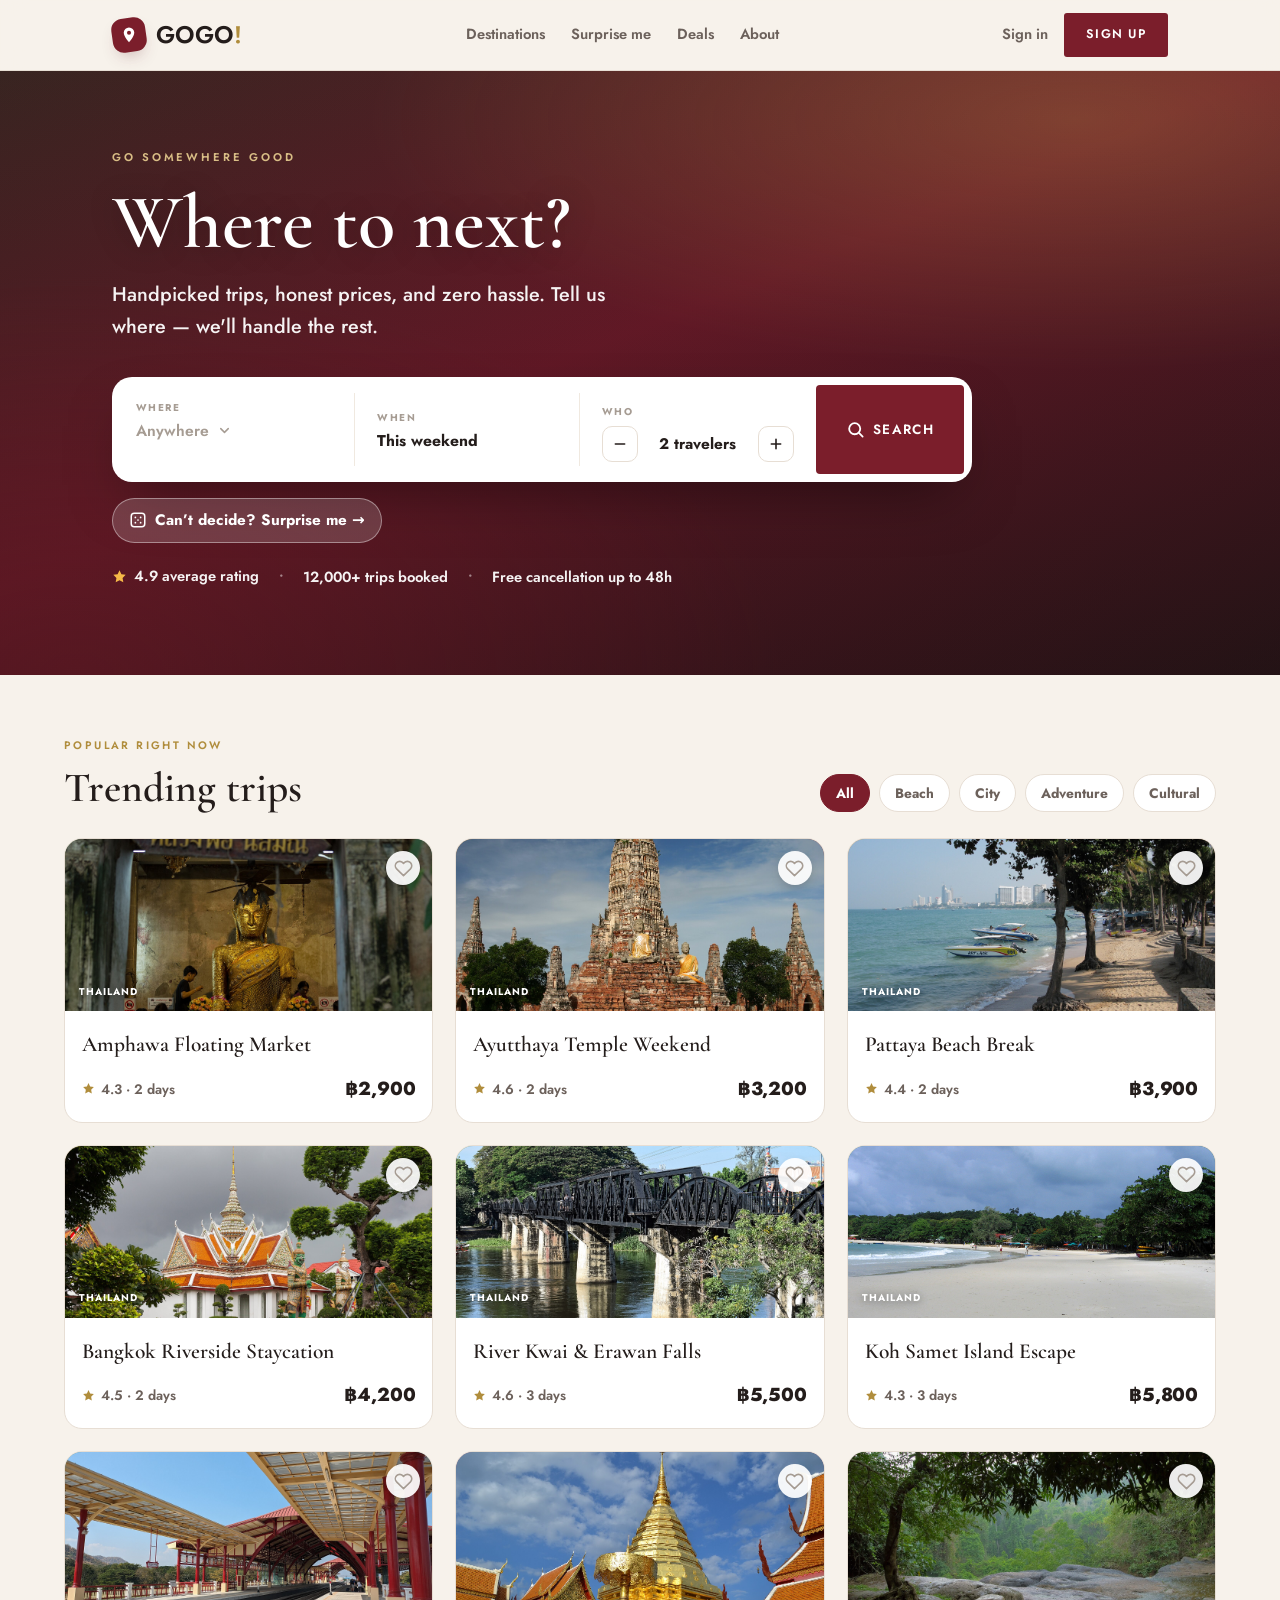
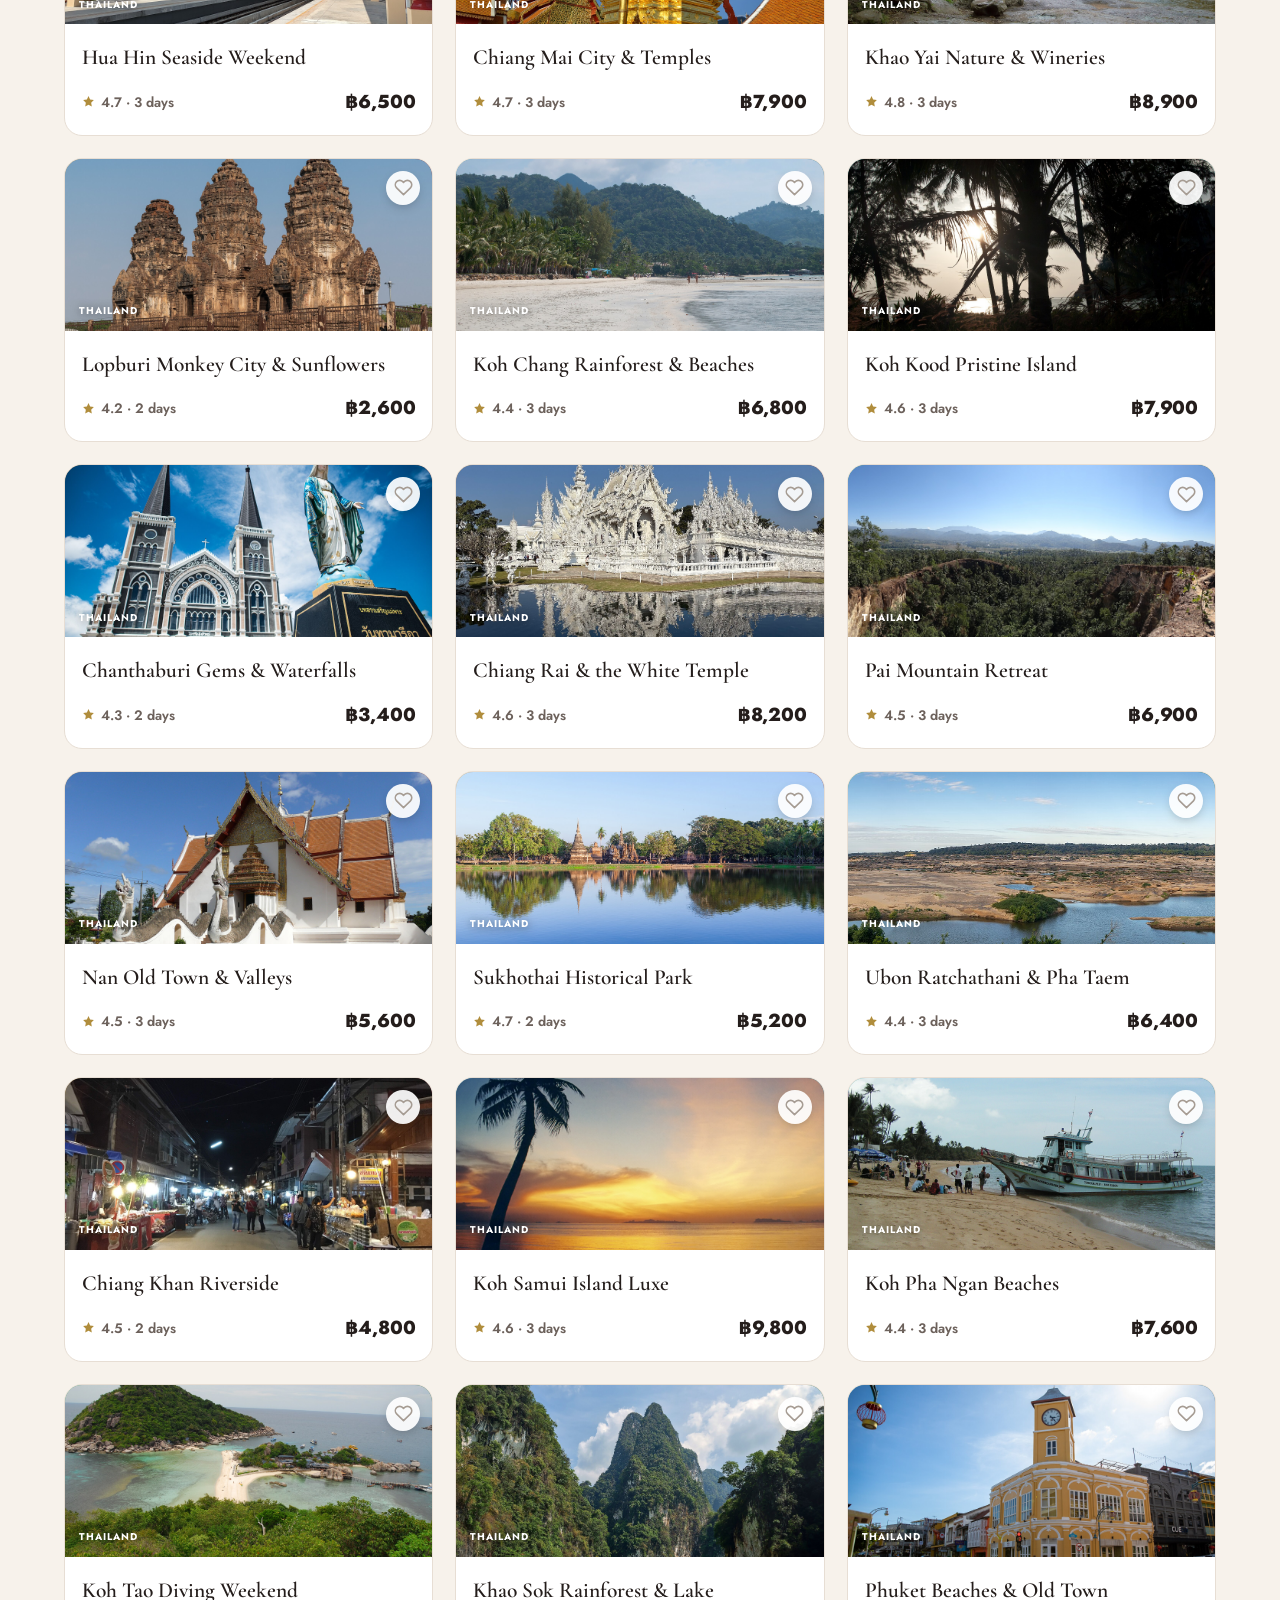
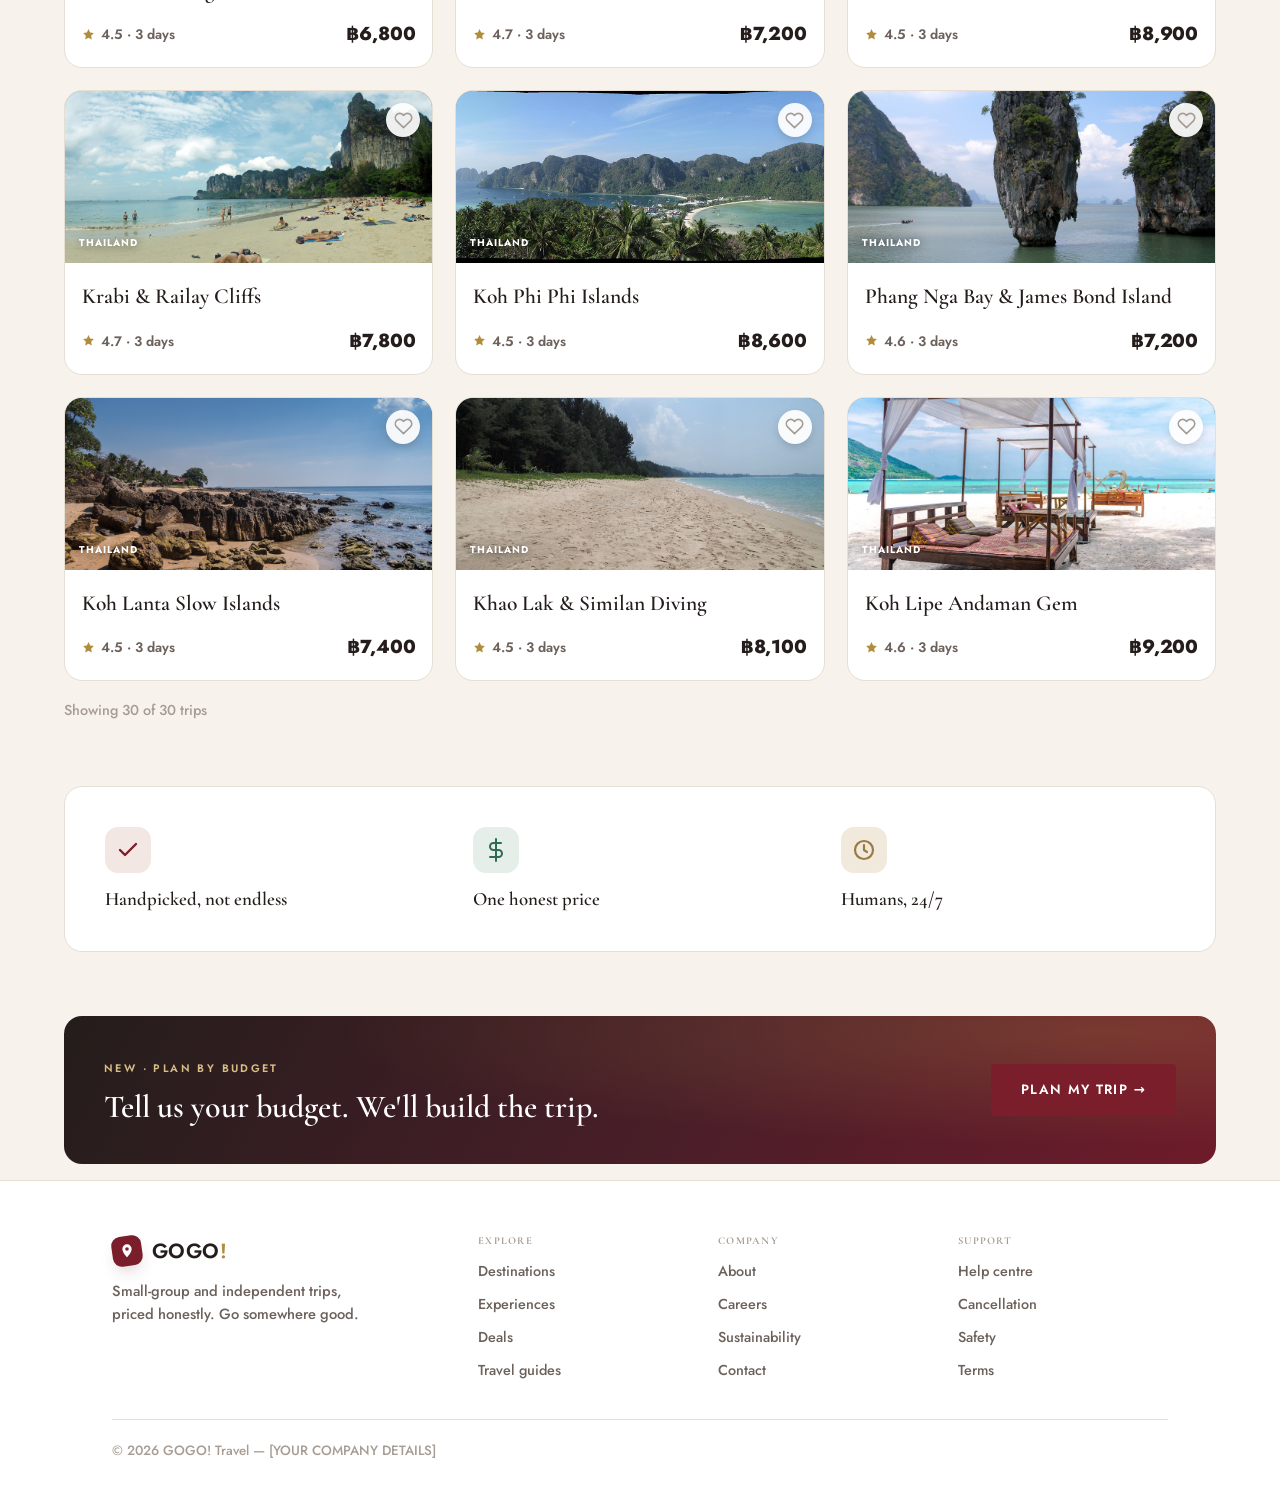
<file: gogo-travel/index.html>
<!doctype html>
<html class="no-js" lang="en">
<head>
  <meta charset="utf-8">
  <meta name="viewport" content="width=device-width, initial-scale=1">
  <title>GOGO! — Go somewhere good</title>
  <meta name="description" content="Handpicked small-group and independent trips, priced honestly. Search destinations, compare trips, and plan a trip that fits your budget.">
  <link rel="icon" href="assets/favicon.svg" type="image/svg+xml">
  <link rel="preconnect" href="https://fonts.googleapis.com">
  <link rel="preconnect" href="https://fonts.gstatic.com" crossorigin>
  <link rel="stylesheet" href="https://fonts.googleapis.com/css2?family=Cormorant+Garamond:wght@500;600;700&family=Jost:wght@300;400;500;600;700;800&display=swap">
  <link rel="stylesheet" href="assets/css/styles.css">
</head>
<body data-page="home">
  <header id="site-header"></header>

  <main>
    <!-- HERO -->
    <section class="hero">
      <div class="hero__bg"></div>
      <div class="hero__scrim"></div>
      <div class="wrap">
        <span class="hero__eyebrow">Go somewhere good</span>
        <h1>Where to next?</h1>
        <p class="hero__sub">Handpicked trips, honest prices, and zero hassle. Tell us where — we&#39;ll handle the rest.</p>

        <form class="searchbar" id="search-form" autocomplete="off">
          <div class="dd">
            <button class="seg" type="button" id="destBtn" style="width:100%" aria-haspopup="listbox" aria-expanded="false">
              <span class="k">Where</span>
              <span class="v is-empty" id="destVal">Anywhere
                <svg viewBox="0 0 24 24" fill="none" stroke="currentColor" stroke-width="2.4" stroke-linecap="round" stroke-linejoin="round"><path d="M6 9l6 6 6-6"/></svg>
              </span>
            </button>
            <div class="dd__panel" id="destPanel" role="listbox" hidden></div>
          </div>
          <div class="searchbar__sep"></div>
          <button class="seg" type="button" id="whenBtn" style="flex:1.1">
            <span class="k">When</span>
            <span class="v" id="whenVal">This weekend</span>
          </button>
          <div class="searchbar__sep"></div>
          <div class="seg seg--who" style="flex:1.1">
            <span class="k">Who</span>
            <div class="who-row">
              <button class="step fx" type="button" id="whoDec" aria-label="Fewer travelers"></button>
              <span class="val" id="whoVal">2 travelers</span>
              <button class="step fx" type="button" id="whoInc" aria-label="More travelers"></button>
            </div>
          </div>
          <button class="btn btn--primary btn--lg searchbar__go" type="submit" id="searchBtn">
            <span style="display:inline-flex;width:19px;height:19px" id="searchIcon"></span> Search
          </button>
        </form>

        <p class="hero__alt"><a href="surprise.html"><svg viewBox="0 0 24 24" fill="none" stroke="currentColor" stroke-width="2" stroke-linecap="round" stroke-linejoin="round"><rect x="3" y="3" width="18" height="18" rx="4"/><circle cx="8.5" cy="8.5" r="1.15" fill="currentColor" stroke="none"/><circle cx="15.5" cy="15.5" r="1.15" fill="currentColor" stroke="none"/><circle cx="15.5" cy="8.5" r="1.15" fill="currentColor" stroke="none"/><circle cx="8.5" cy="15.5" r="1.15" fill="currentColor" stroke="none"/><circle cx="12" cy="12" r="1.15" fill="currentColor" stroke="none"/></svg>Can’t decide? Surprise me →</a></p>

        <div class="hero__trust">
          <span id="trust-rating"></span>
          <span class="dot">•</span>
          <span>12,000+ trips booked</span>
          <span class="dot">•</span>
          <span>Free cancellation up to 48h</span>
        </div>
      </div>
    </section>

    <!-- TRENDING -->
    <section class="section wrap">
      <div class="section__head">
        <div>
          <span class="eyebrow">Popular right now</span>
          <h2 style="margin-top:8px">Trending trips</h2>
        </div>
        <div class="section__filters" id="catFilters"></div>
      </div>
      <div class="grid-3" id="trendingGrid"></div>
      <p class="muted" id="trendingCount"></p>
    </section>

    <!-- WHY GOGO -->
    <section class="section wrap">
      <div class="benefits reveal">
        <div class="benefit">
          <div class="benefit__ic" style="background:var(--red-soft);color:var(--red)"></div>
          <h3>Handpicked, not endless</h3>
        </div>
        <div class="benefit">
          <div class="benefit__ic" style="background:var(--teal-soft);color:var(--teal)"></div>
          <h3>One honest price</h3>
        </div>
        <div class="benefit">
          <div class="benefit__ic" style="background:var(--violet-soft);color:var(--violet)"></div>
          <h3>Humans, 24/7</h3>
        </div>
      </div>
    </section>

    <!-- PLAN BY BUDGET -->
    <section class="section wrap" style="padding-bottom:8px">
      <div class="cta-band reveal">
        <div>
          <span class="eyebrow">New · Plan by budget</span>
          <h2>Tell us your budget. We&#39;ll build the trip.</h2>
        </div>
        <a class="btn btn--primary btn--lg" href="planner.html">Plan my trip →</a>
      </div>
    </section>
  </main>

  <footer id="site-footer"></footer>

  <script src="assets/js/data.js"></script>
  <script src="assets/js/site.js"></script>
  <script src="assets/js/home.js"></script>
</body>
</html>
</file>
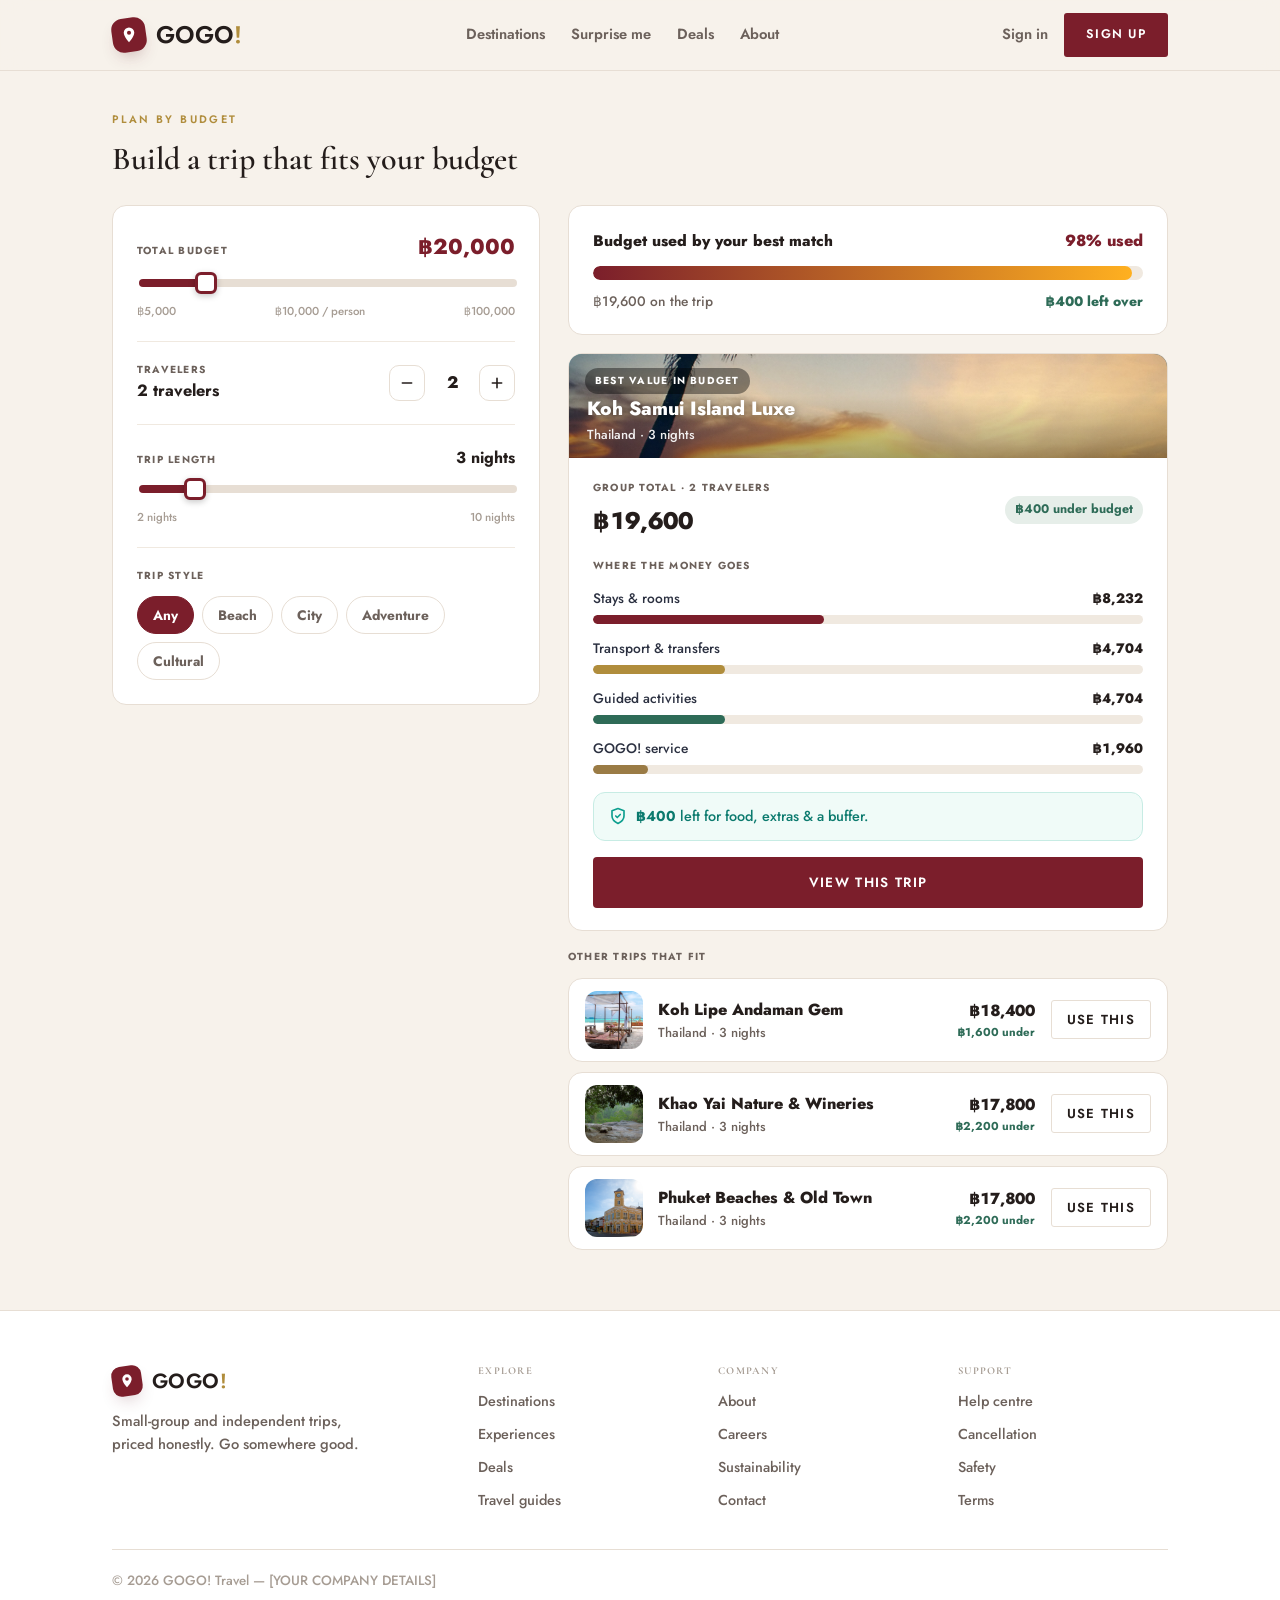
<file: gogo-travel/planner.html>
<!doctype html>
<html class="no-js" lang="en">
<head>
  <meta charset="utf-8">
  <meta name="viewport" content="width=device-width, initial-scale=1">
  <title>Budget planner — GOGO!</title>
  <meta name="description" content="Set a budget and how many are travelling — GOGO! finds trips that fit and shows exactly where the money goes.">
  <link rel="icon" href="assets/favicon.svg" type="image/svg+xml">
  <link rel="preconnect" href="https://fonts.googleapis.com">
  <link rel="preconnect" href="https://fonts.gstatic.com" crossorigin>
  <link rel="stylesheet" href="https://fonts.googleapis.com/css2?family=Cormorant+Garamond:wght@500;600;700&family=Jost:wght@300;400;500;600;700;800&display=swap">
  <link rel="stylesheet" href="assets/css/styles.css">
</head>
<body data-page="planner">
  <header id="site-header"></header>

  <main class="wrap" style="padding-top:34px;padding-bottom:52px">
    <div style="margin-bottom:28px">
      <span class="eyebrow">Plan by budget</span>
      <h1 style="font-size:2rem;margin-top:10px">Build a trip that fits your budget</h1>
    </div>

    <div class="planner-layout">
      <!-- INPUTS -->
      <div class="card" style="padding:24px">
        <div style="display:flex;align-items:baseline;justify-content:space-between">
          <span class="filter-label" style="margin:0">Total budget</span>
          <span style="font-weight:800;font-size:1.35rem;color:var(--red)" id="budgetVal"></span>
        </div>
        <input type="range" id="budgetRange" min="5000" max="100000" step="1000" value="20000" style="margin-top:14px" aria-label="Total budget">
        <div style="display:flex;justify-content:space-between;font-size:.72rem;color:var(--faint);margin-top:8px"><span>฿5,000</span><span id="perPerson"></span><span>฿100,000</span></div>

        <hr class="divider">

        <div style="display:flex;align-items:center;justify-content:space-between">
          <div><span class="filter-label" style="margin:0;display:block">Travelers</span><span style="font-weight:700;font-size:1.02rem" id="pVal"></span></div>
          <div style="display:flex;align-items:center;gap:14px">
            <button class="step fx" type="button" id="pDec" aria-label="Fewer travelers"></button>
            <span style="font-weight:800;font-size:1.05rem;min-width:26px;text-align:center" id="pNum"></span>
            <button class="step fx" type="button" id="pInc" aria-label="More travelers"></button>
          </div>
        </div>

        <hr class="divider">

        <div style="display:flex;align-items:baseline;justify-content:space-between">
          <span class="filter-label" style="margin:0">Trip length</span>
          <span style="font-weight:700;font-size:1rem" id="nightsVal"></span>
        </div>
        <input type="range" id="nightsRange" min="2" max="10" step="1" value="3" style="margin-top:14px" aria-label="Trip length in nights">
        <div style="display:flex;justify-content:space-between;font-size:.72rem;color:var(--faint);margin-top:8px"><span>2 nights</span><span>10 nights</span></div>

        <hr class="divider">

        <span class="filter-label">Trip style</span>
        <div class="chips" id="styleChips"></div>
      </div>

      <!-- RESULTS -->
      <div id="planResults" style="display:flex;flex-direction:column;gap:18px"></div>
    </div>
  </main>

  <footer id="site-footer"></footer>

  <script src="assets/js/data.js"></script>
  <script src="assets/js/site.js"></script>
  <script src="assets/js/planner.js"></script>
</body>
</html>
</file>
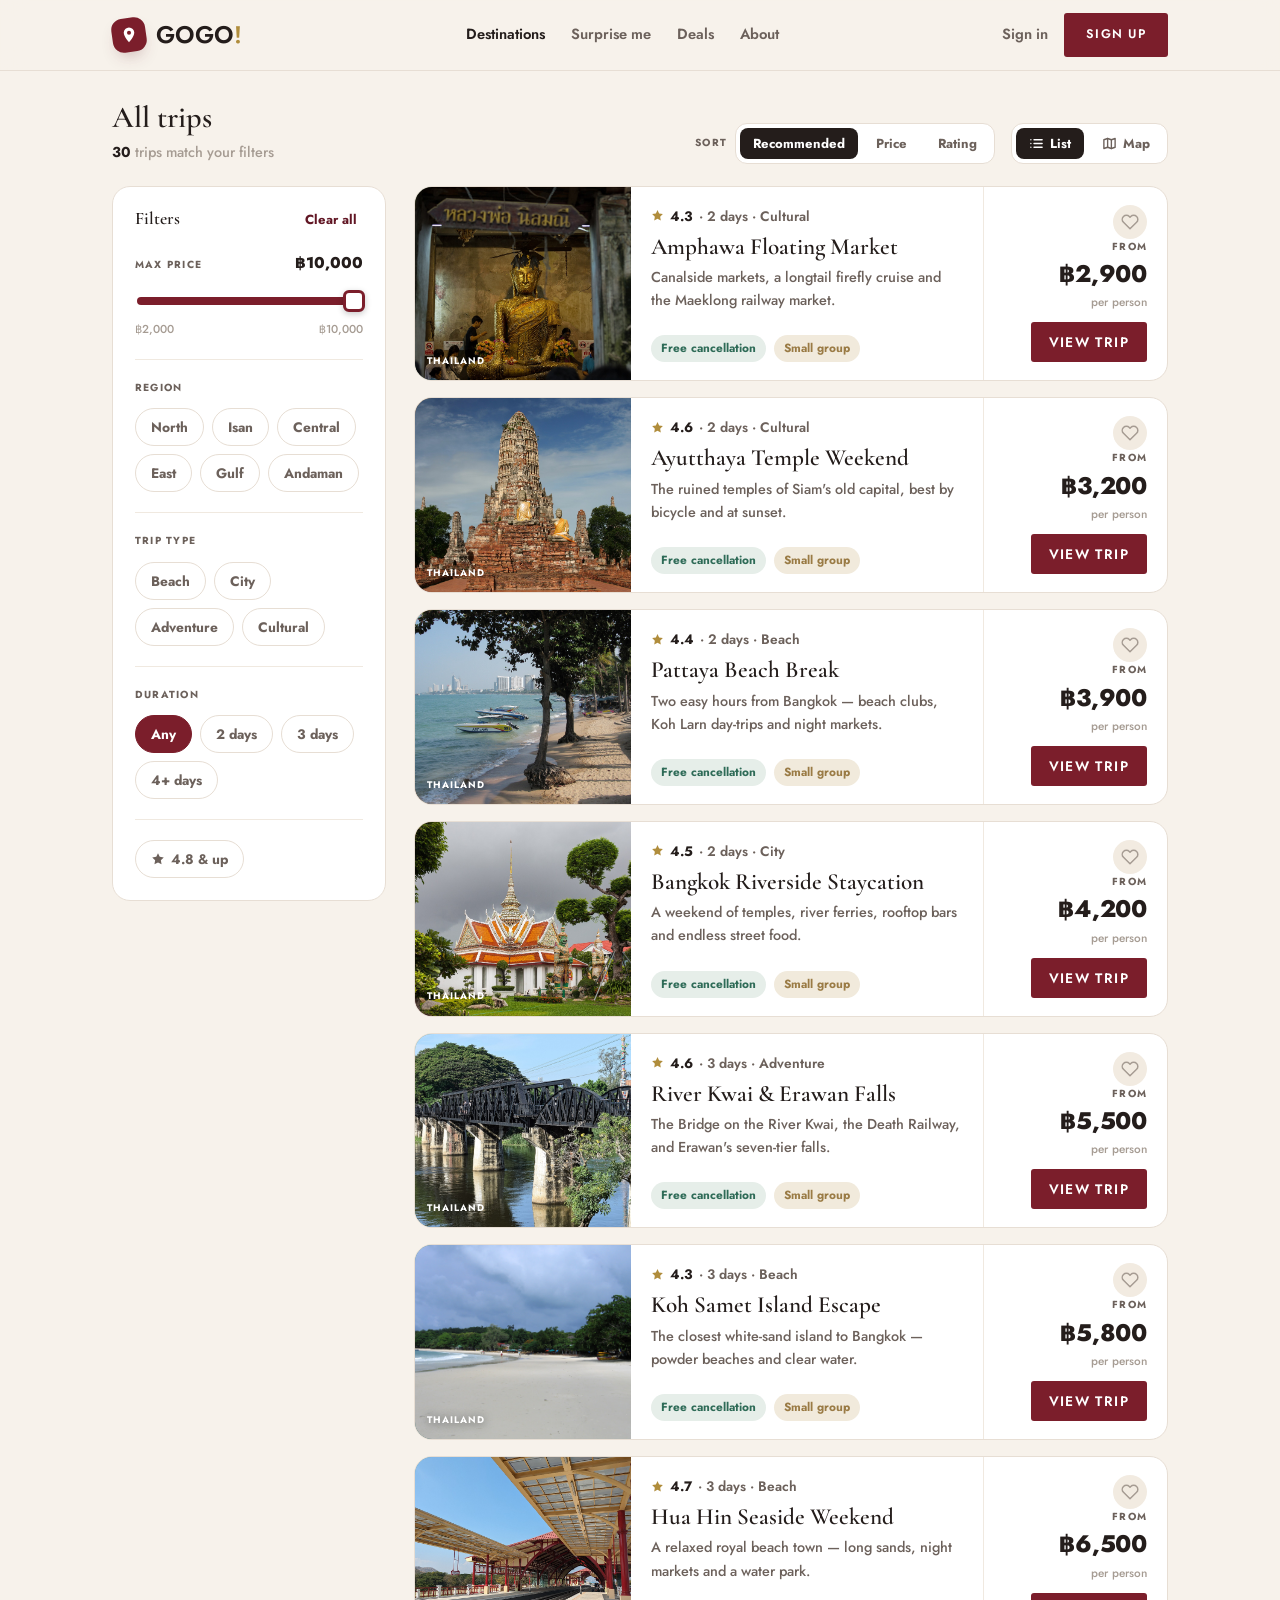
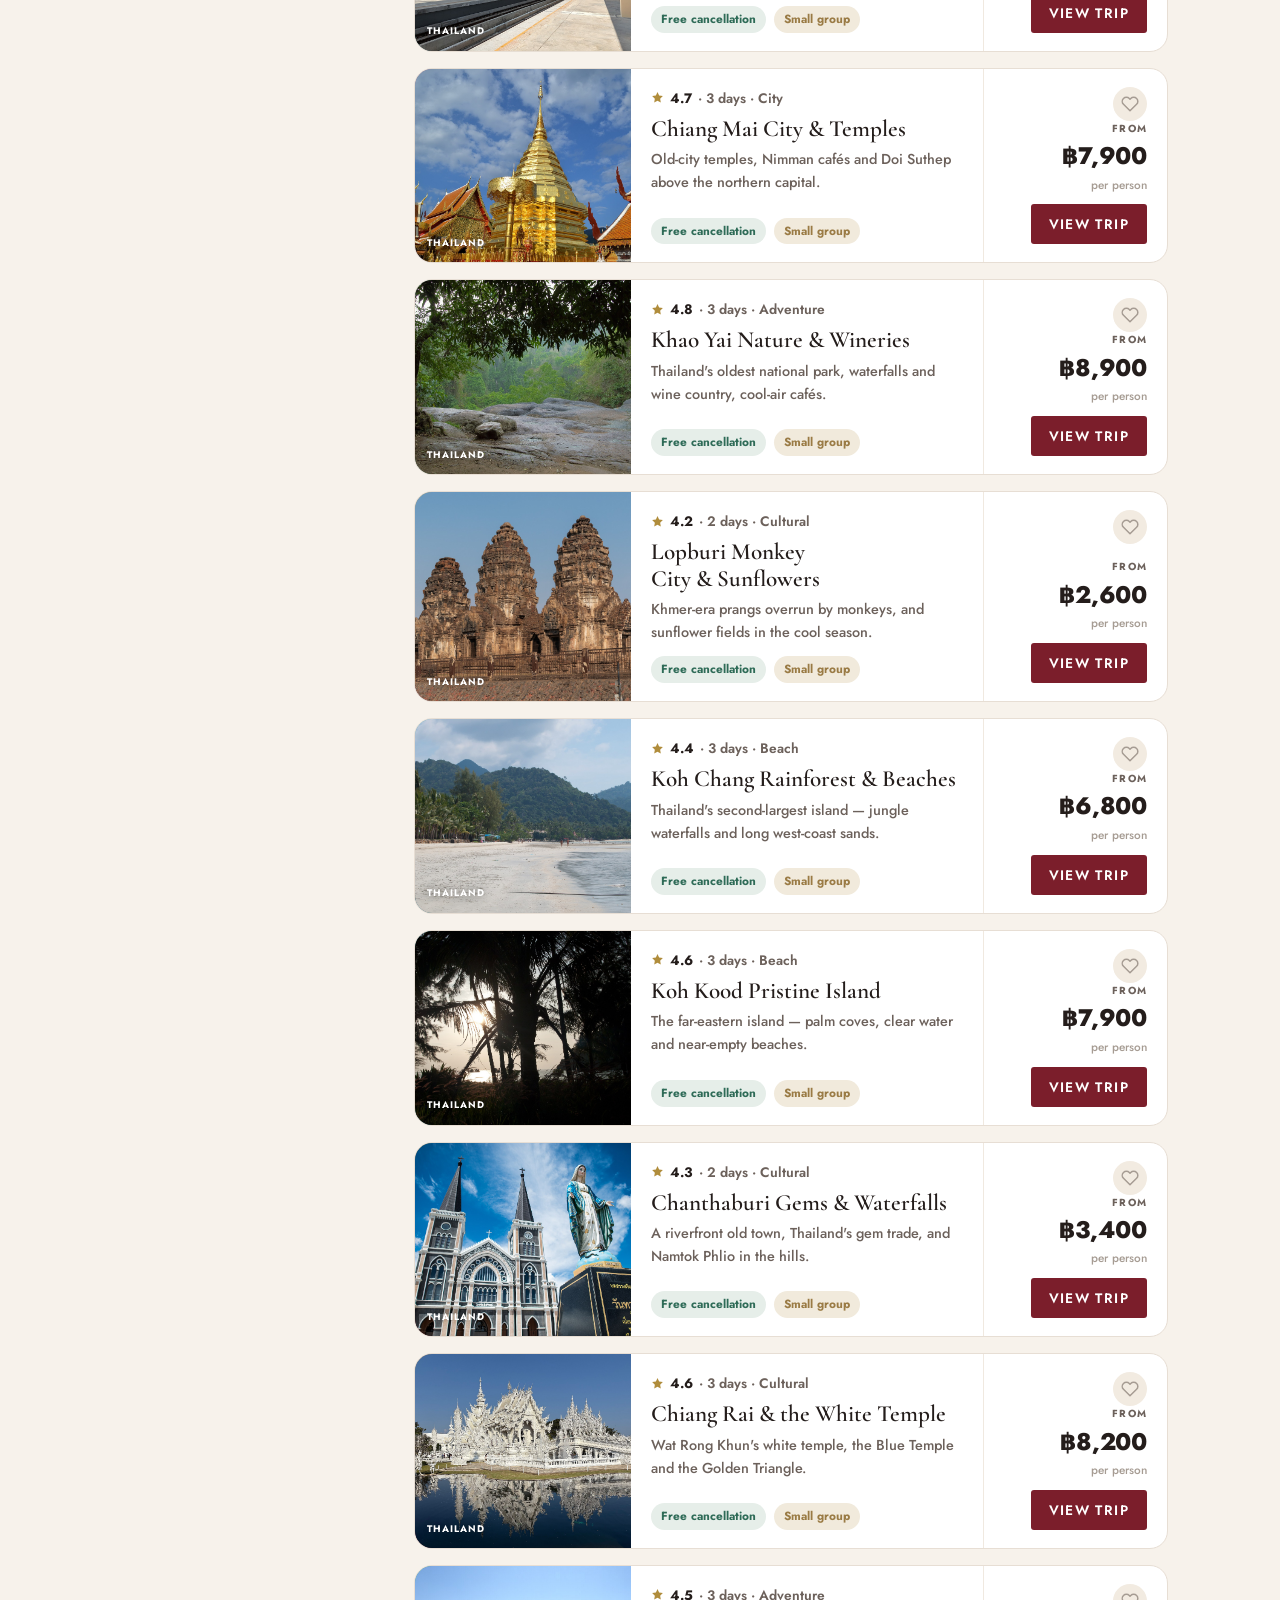
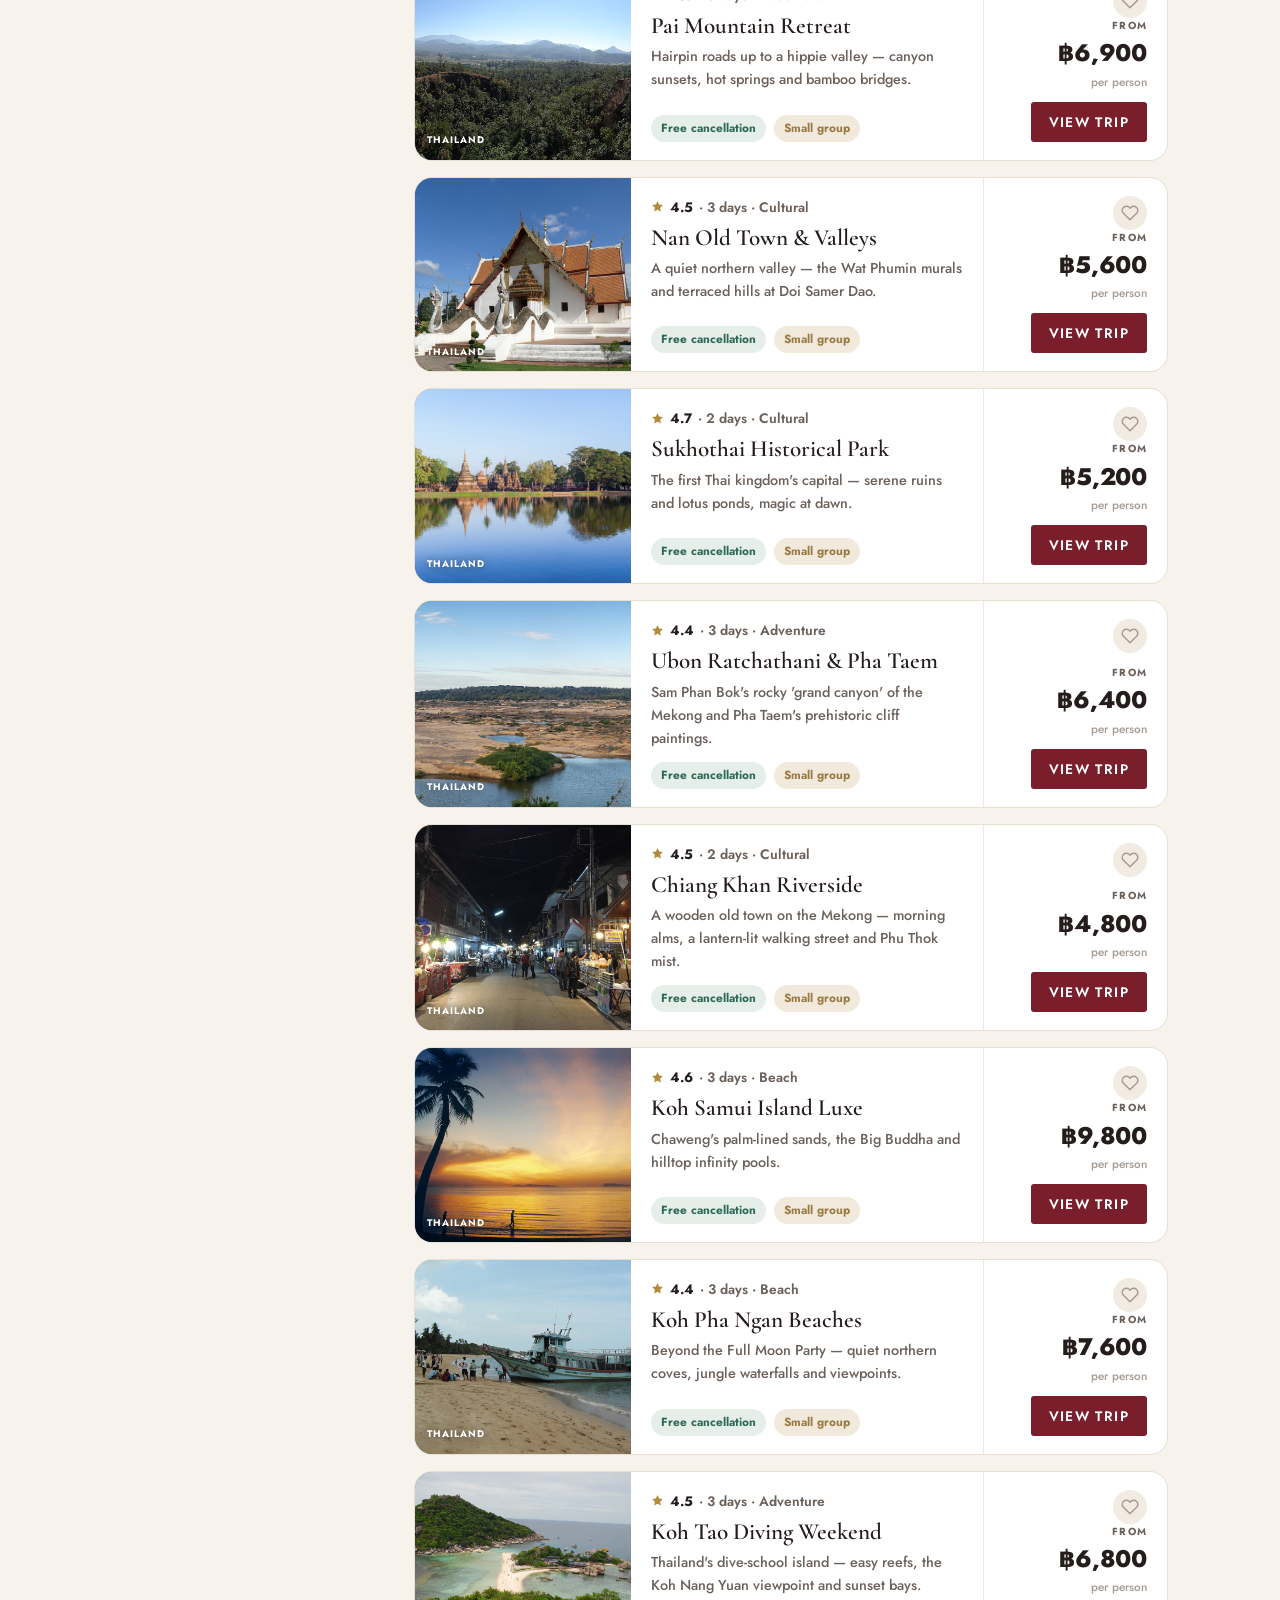
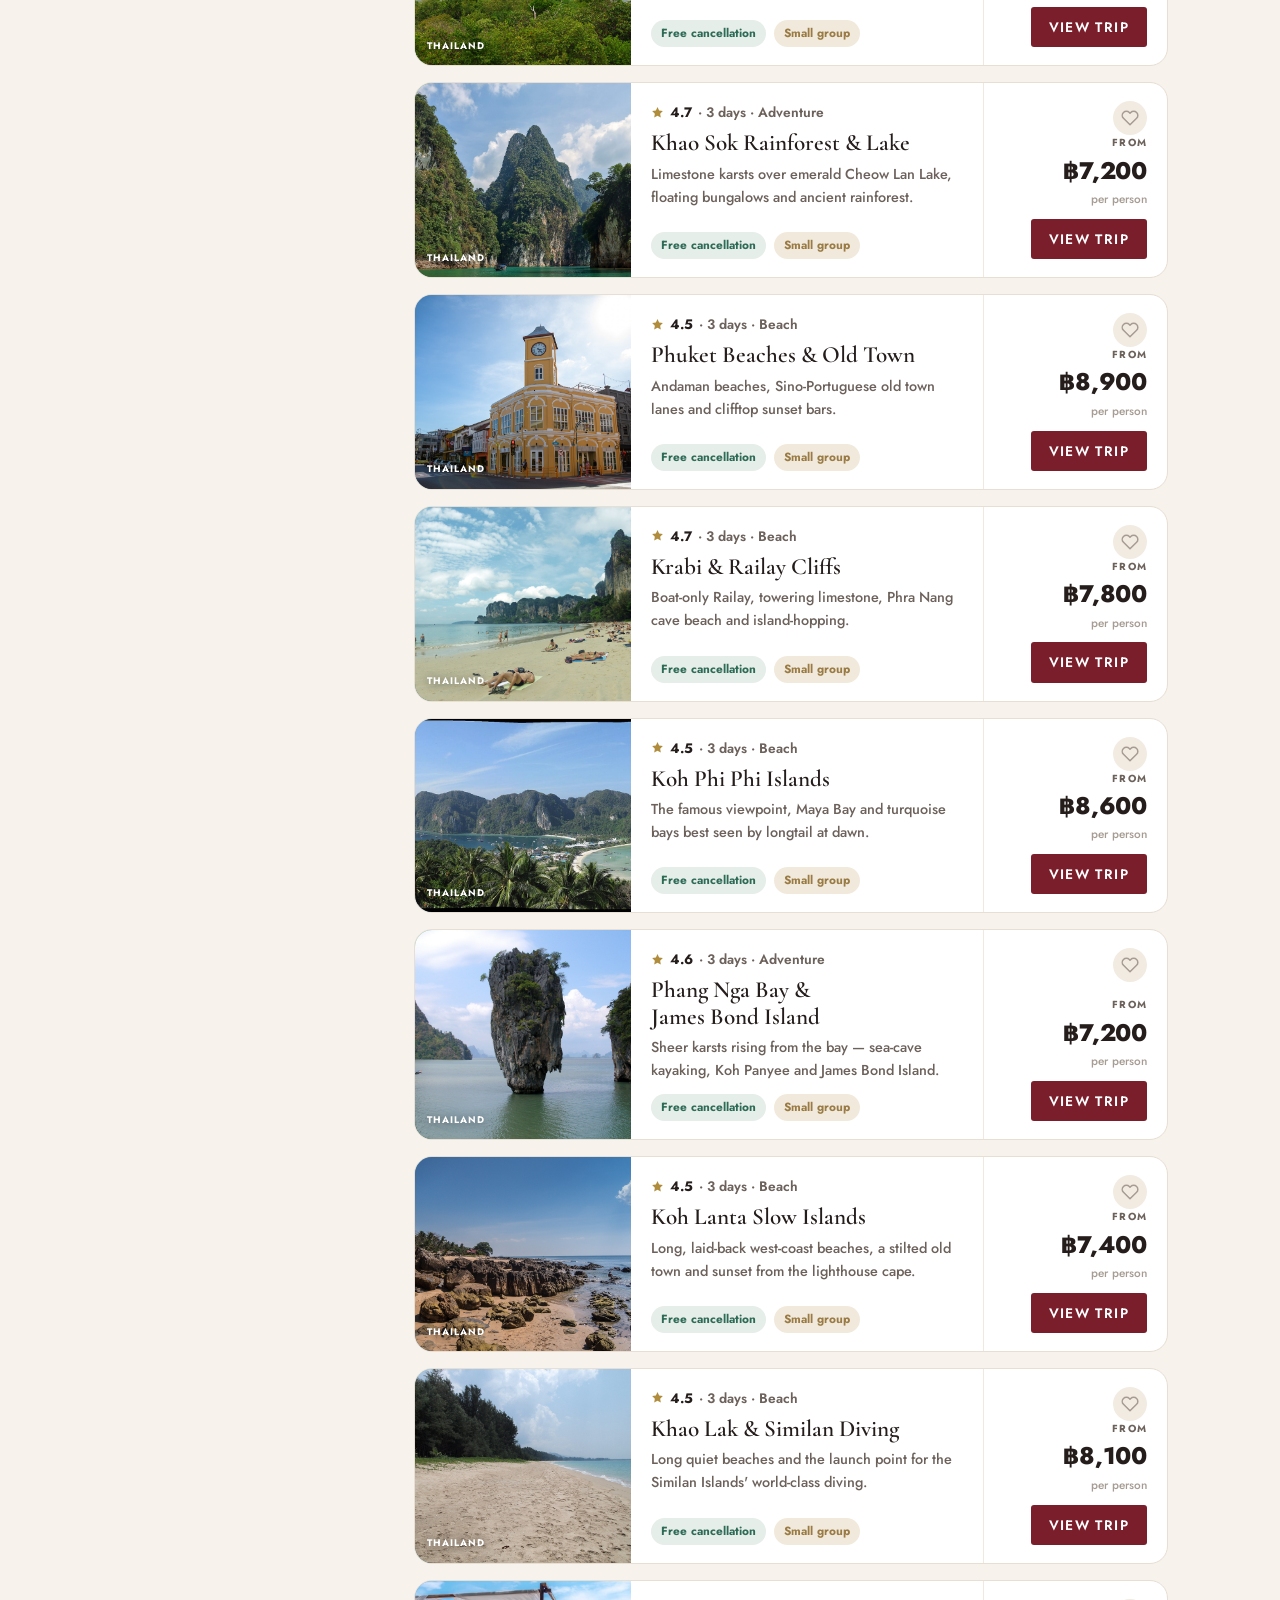
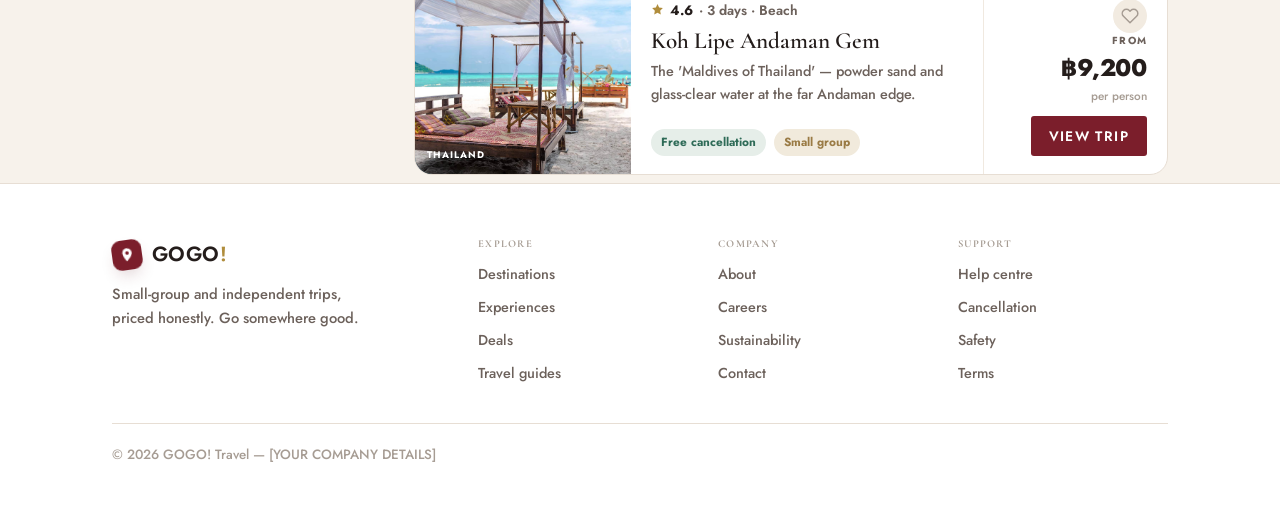
<file: gogo-travel/search.html>
<!doctype html>
<html class="no-js" lang="en">
<head>
  <meta charset="utf-8">
  <meta name="viewport" content="width=device-width, initial-scale=1">
  <title>Search trips — GOGO!</title>
  <meta name="description" content="Filter and compare GOGO! trips by price, type, duration and rating.">
  <link rel="icon" href="assets/favicon.svg" type="image/svg+xml">
  <link rel="preconnect" href="https://fonts.googleapis.com">
  <link rel="preconnect" href="https://fonts.gstatic.com" crossorigin>
  <link rel="stylesheet" href="https://fonts.googleapis.com/css2?family=Cormorant+Garamond:wght@500;600;700&family=Jost:wght@300;400;500;600;700;800&display=swap">
  <link rel="stylesheet" href="assets/css/styles.css">
</head>
<body data-page="search">
  <header id="site-header"></header>

  <main class="wrap">
    <div class="results-head">
      <div>
        <h1 id="results-title">All trips</h1>
        <p class="muted" id="results-sub" style="margin-top:5px"></p>
      </div>
      <div style="display:flex;align-items:center;gap:16px;flex-wrap:wrap">
        <div style="display:flex;align-items:center;gap:8px">
          <span class="filter-label" style="margin:0">Sort</span>
          <div class="seg-toggle" id="sortToggle"></div>
        </div>
        <div class="seg-toggle" id="viewToggle"></div>
      </div>
    </div>

    <div class="results-layout">
      <aside class="filters">
        <div class="filters__head">
          <h3>Filters</h3>
          <button class="filters__clear" id="clearFilters" type="button">Clear all</button>
        </div>

        <div>
          <div style="display:flex;justify-content:space-between;align-items:baseline;margin-bottom:12px">
            <span class="filter-label" style="margin:0">Max price</span>
            <span id="priceVal" style="font-weight:800;font-size:.98rem"></span>
          </div>
          <input type="range" id="priceRange" min="2000" max="10000" step="100" value="10000" aria-label="Maximum price per person">
          <div style="display:flex;justify-content:space-between;font-size:.72rem;color:var(--faint);margin-top:8px"><span>฿2,000</span><span>฿10,000</span></div>
        </div>

        <hr class="divider">
        <div><span class="filter-label">Region</span><div class="chips" id="zoneChips"></div></div>
        <hr class="divider">
        <div><span class="filter-label">Trip type</span><div class="chips" id="typeChips"></div></div>
        <hr class="divider">
        <div><span class="filter-label">Duration</span><div class="chips" id="durChips"></div></div>
        <hr class="divider">
        <div class="chips" id="ratingChip"></div>
      </aside>

      <div id="resultsArea"></div>
    </div>
  </main>

  <footer id="site-footer"></footer>

  <script src="assets/js/data.js"></script>
  <script src="assets/js/site.js"></script>
  <script src="assets/js/search.js"></script>
</body>
</html>
</file>
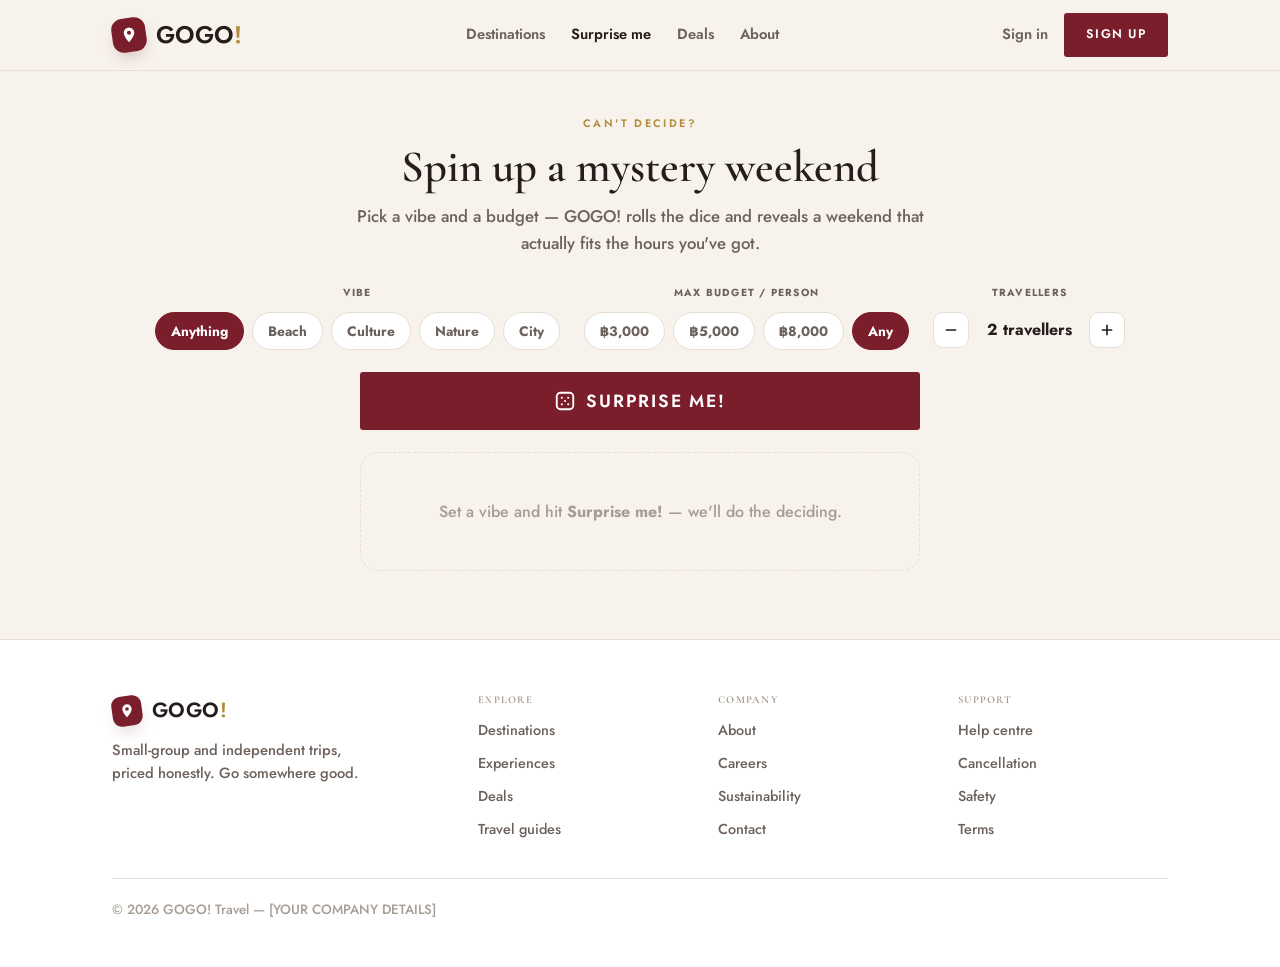
<file: gogo-travel/surprise.html>
<!doctype html>
<html class="no-js" lang="en">
<head>
  <meta charset="utf-8">
  <meta name="viewport" content="width=device-width, initial-scale=1">
  <title>Surprise me — GOGO!</title>
  <meta name="description" content="Can't decide? GOGO! spins up a mystery weekend that fits your vibe, your budget and the hours you've actually got.">
  <link rel="icon" href="assets/favicon.svg" type="image/svg+xml">
  <link rel="preconnect" href="https://fonts.googleapis.com">
  <link rel="preconnect" href="https://fonts.gstatic.com" crossorigin>
  <link rel="stylesheet" href="https://fonts.googleapis.com/css2?family=Cormorant+Garamond:wght@500;600;700&family=Jost:wght@300;400;500;600;700;800&display=swap">
  <link rel="stylesheet" href="assets/css/styles.css">
</head>
<body data-page="surprise">
  <header id="site-header"></header>

  <main class="wrap" style="padding:44px 0 60px">
    <div class="surprise-head">
      <span class="eyebrow" style="display:block;margin-bottom:10px">Can't decide?</span>
      <h1>Spin up a mystery weekend</h1>
      <p>Pick a vibe and a budget — GOGO! rolls the dice and reveals a weekend that actually fits the hours you've got.</p>
    </div>

    <div class="surprise-controls">
      <div class="sc-group">
        <span class="filter-label">Vibe</span>
        <div class="sc-row" id="vibeRow"></div>
      </div>
      <div class="sc-group">
        <span class="filter-label">Max budget / person</span>
        <div class="sc-row" id="budgetRow"></div>
      </div>
      <div class="sc-group">
        <span class="filter-label">Travellers</span>
        <div class="sc-who">
          <button class="step fx" type="button" id="sDec" aria-label="Fewer travellers"></button>
          <span class="val" id="sWho">2 travellers</span>
          <button class="step fx" type="button" id="sInc" aria-label="More travellers"></button>
        </div>
      </div>
    </div>

    <div class="spin-wrap">
      <button class="btn btn--primary spin-btn" type="button" id="spinBtn"></button>
      <div class="spin-stage" id="spinStage">
        <div class="spin-idle">Set a vibe and hit <b>Surprise me!</b> — we'll do the deciding.</div>
      </div>
    </div>
  </main>

  <footer id="site-footer"></footer>

  <script src="assets/js/data.js"></script>
  <script src="assets/js/site.js"></script>
  <script src="assets/js/surprise.js"></script>
</body>
</html>
</file>
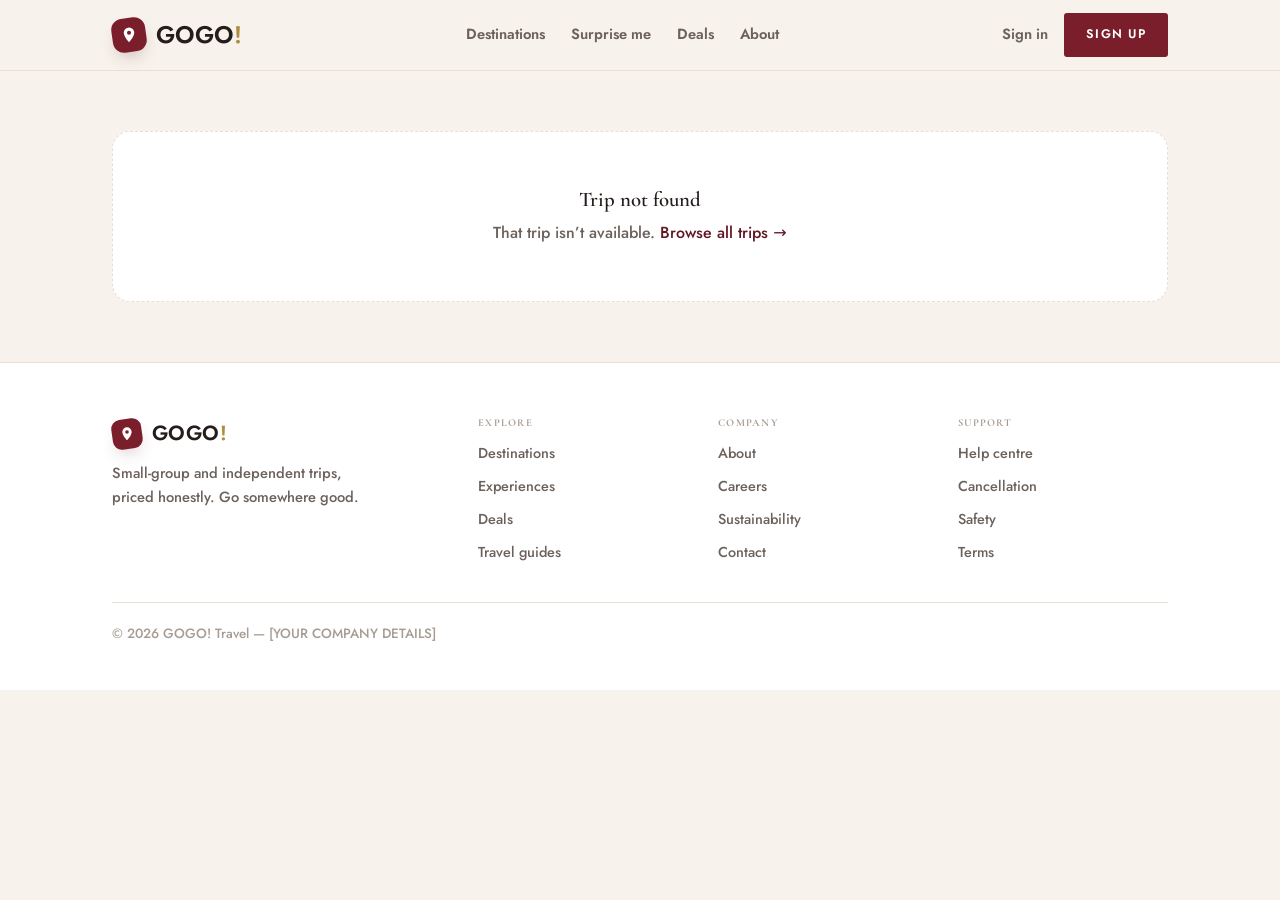
<file: gogo-travel/trip.html>
<!doctype html>
<html class="no-js" lang="en">
<head>
  <meta charset="utf-8">
  <meta name="viewport" content="width=device-width, initial-scale=1">
  <title>Trip — GOGO!</title>
  <meta name="description" content="Trip details, day-by-day itinerary, reviews and booking on GOGO!.">
  <link rel="icon" href="assets/favicon.svg" type="image/svg+xml">
  <link rel="preconnect" href="https://fonts.googleapis.com">
  <link rel="preconnect" href="https://fonts.gstatic.com" crossorigin>
  <link rel="stylesheet" href="https://fonts.googleapis.com/css2?family=Cormorant+Garamond:wght@500;600;700&family=Jost:wght@300;400;500;600;700;800&display=swap">
  <link rel="stylesheet" href="assets/css/styles.css">
</head>
<body data-page="trip">
  <header id="site-header"></header>

  <main class="wrap" id="trip-root">
    <p class="crumb" id="crumb"></p>

    <div class="g-main" id="gMain">
      <div class="g-main__scrim"></div>
      <span class="g-main__cap" id="gCap"></span>
    </div>
    <div class="thumbs" id="thumbs"></div>

    <div class="trip-title-row">
      <div>
        <h1 id="tripTitle"></h1>
        <div class="trip-meta" id="tripMeta"></div>
      </div>
      <div class="trip-actions" id="tripActions"></div>
    </div>

    <div class="weekfit" id="weekfit"></div>

    <div class="trip-layout">
      <div>
        <div class="tabs" id="tabs"></div>
        <div id="panel-overview"></div>
        <div id="panel-itinerary" hidden></div>
        <div id="panel-reviews" hidden></div>
      </div>
      <aside class="booking" id="booking"></aside>
    </div>
  </main>

  <footer id="site-footer"></footer>

  <script src="assets/js/data.js"></script>
  <script src="assets/js/site.js"></script>
  <script src="assets/js/trip.js"></script>
</body>
</html>
</file>
<file: gogo-travel/assets/css/styles.css>
/* ==========================================================================
   GOGO! Travel — shared stylesheet
   Design tokens + components. Brand red, Raleway, badge-pin logo.
   ========================================================================== */

:root {
  /* Brand — wine + champagne gold on warm ivory */
  --red: #7B1E2B;
  --red-deep: #571320;
  --red-press: #611624;
  --red-soft: #F3E7E4;
  /* Neutrals (warm) */
  --ink: #241D1B;
  --ink-soft: #6C615B;
  --faint: #A69C93;
  --line: #E7DED4;
  --line-soft: #F0E9E0;
  --bg: #F7F2EB;
  --surface: #FFFFFF;
  --inset: #F2EBE1;
  /* Supporting accents (used sparingly) */
  --teal: #2E6B57;
  --teal-soft: #E6EEE9;
  --gold: #B08D3C;
  --violet: #9A7B45;
  --violet-soft: #F1EADC;
  /* Shape + depth */
  --r-sm: 8px;
  --r: 10px;
  --r-lg: 14px;
  --r-xl: 18px;
  --shadow: 0 1px 2px rgba(40,28,22,.04), 0 16px 40px -20px rgba(40,28,22,.20);
  --shadow-lift: 0 2px 4px rgba(40,28,22,.05), 0 28px 56px -24px rgba(40,28,22,.32);
  --maxw: 1152px;
  --font: 'Jost', system-ui, -apple-system, "Segoe UI", sans-serif;
  --display: 'Cormorant Garamond', Georgia, 'Times New Roman', serif;
}

* { box-sizing: border-box; }

html { scroll-behavior: smooth; }

body {
  margin: 0;
  background: var(--bg);
  color: var(--ink);
  font-family: var(--font);
  font-weight: 500;
  line-height: 1.6;
  -webkit-font-smoothing: antialiased;
}

h1, h2, h3, h4 { margin: 0; font-family: var(--display); font-weight: 600; line-height: 1.14; letter-spacing: 0; text-wrap: balance; }
p { margin: 0; }
img { max-width: 100%; display: block; }
a { color: var(--red-press); text-decoration: none; }
a:hover { color: var(--red-deep); }
button { font-family: inherit; cursor: pointer; border: 0; background: none; color: inherit; }
:focus-visible { outline: 2.5px solid var(--red); outline-offset: 2px; border-radius: 4px; }

.wrap { max-width: var(--maxw); margin: 0 auto; padding: 0 clamp(18px, 4vw, 48px); }
.mono { font-weight: 700; letter-spacing: .14em; text-transform: uppercase; }
.tnum { font-variant-numeric: tabular-nums; }
.fx { transition: filter .15s, transform .15s; }
.fx:hover { filter: brightness(.94); }
.fx:active { transform: translateY(1px); }
.lift { transition: transform .2s ease, box-shadow .2s ease; }
.lift:hover { transform: translateY(-5px); box-shadow: var(--shadow-lift); }
[hidden] { display: none !important; }

/* ---- Brand mark / wordmark ---------------------------------------------- */
.brand { display: inline-flex; align-items: center; gap: 10px; color: var(--ink); }
.brand__badge {
  display: grid; place-items: center;
  width: 34px; height: 34px; border-radius: 11px;
  background: var(--red); transform: rotate(-8deg);
  box-shadow: 0 8px 18px -8px rgba(90,25,35,.45);
}
.brand__badge svg { transform: rotate(8deg); }
.brand__word { font-weight: 600; font-size: 1.5rem; letter-spacing: .02em; }
.brand__word b { color: var(--gold); font-weight: 600; }
.brand--sm .brand__badge { width: 30px; height: 30px; border-radius: 9px; }
.brand--sm .brand__word { font-size: 1.28rem; }

/* ---- Buttons ------------------------------------------------------------- */
.btn {
  display: inline-flex; align-items: center; justify-content: center; gap: 8px;
  font-weight: 600; font-size: .78rem; text-transform: uppercase; letter-spacing: .1em;
  padding: 12px 22px; border-radius: 3px;
  transition: filter .15s, transform .15s, background .15s, border-color .15s;
}
.btn:active { transform: translateY(1px); }
.btn--primary { background: var(--red); color: #fff; }
.btn--primary:hover { background: var(--red-press); color: #fff; }
.btn--ink { background: var(--ink); color: #fff; }
.btn--ink:hover { filter: brightness(1.12); color: #fff; }
.btn--ghost { border: 1px solid var(--line); background: var(--surface); color: var(--ink); }
.btn--ghost:hover { border-color: var(--ink); }
.btn--block { width: 100%; }
.btn--lg { padding: 15px 30px; font-size: .84rem; border-radius: 4px; }

/* ---- Site header --------------------------------------------------------- */
.site-header {
  position: sticky; top: 0; z-index: 50;
  background: color-mix(in srgb, var(--bg) 82%, transparent);
  backdrop-filter: blur(12px);
  border-bottom: 1px solid var(--line);
}
.site-header__inner { display: flex; align-items: center; justify-content: space-between; height: 70px; gap: 20px; }
.site-nav { display: flex; align-items: center; gap: 26px; }
.site-nav a { color: var(--ink-soft); font-weight: 600; font-size: .92rem; }
.site-nav a:hover, .site-nav a[aria-current="page"] { color: var(--ink); }
.site-header__cta { display: flex; align-items: center; gap: 16px; }
.site-header__signin { color: var(--ink-soft); font-weight: 600; font-size: .92rem; }
.site-header__signin:hover { color: var(--ink); }
@media (max-width: 760px) {
  .site-nav { display: none; }
}

/* ---- Site footer --------------------------------------------------------- */
.site-footer { border-top: 1px solid var(--line); margin-top: 8px; padding: 54px 0 46px; background: var(--surface); }
.site-footer__grid { display: grid; grid-template-columns: 1.6fr repeat(3, 1fr); gap: 30px; padding-bottom: 32px; border-bottom: 1px solid var(--line); }
.site-footer p.tag { font-size: .92rem; color: var(--ink-soft); margin-top: 12px; max-width: 30ch; }
.foot-col h4 { font-weight: 700; letter-spacing: .12em; text-transform: uppercase; font-size: .66rem; color: var(--faint); margin-bottom: 8px; }
.foot-col a { display: block; color: var(--ink-soft); font-size: .9rem; padding: 5px 0; font-weight: 500; }
.foot-col a:hover { color: var(--ink); }
.site-footer__legal { font-size: .84rem; color: var(--faint); margin-top: 20px; }
@media (max-width: 720px) { .site-footer__grid { grid-template-columns: 1fr 1fr; } }

/* ---- Destination "photo" gradients (placeholders for real imagery) ------- */
.ph { position: relative; background: var(--inset); }
/* Each destination layers a real photo (assets/img/<id>.jpg) over a muted gradient.
   No photo yet? The image layer 404s harmlessly and the gradient shows through. */
.ph--amphawa { background: url('../img/amphawa.jpg') center/cover no-repeat, linear-gradient(155deg,#8A9A6E,#4E6B57 55%,#262E28); }
.ph--ayutthaya { background: url('../img/ayutthaya.jpg') center/cover no-repeat, linear-gradient(155deg,#C0904E,#7A3E4A 55%,#2E2026); }
.ph--pattaya { background: url('../img/pattaya.jpg') center/cover no-repeat, linear-gradient(155deg,#C6A15E,#7C5A3A 58%,#332723); }
.ph--bangkok { background: url('../img/bangkok.jpg') center/cover no-repeat, linear-gradient(155deg,#C6A15E,#7A3E4A 55%,#241C22); }
.ph--kanchanaburi { background: url('../img/kanchanaburi.jpg') center/cover no-repeat, linear-gradient(155deg,#7E9A6E,#3E6B57 55%,#22322A); }
.ph--samet { background: url('../img/samet.jpg') center/cover no-repeat, linear-gradient(155deg,#5E907A,#2E6157 60%,#20342E); }
.ph--huahin { background: url('../img/huahin.jpg') center/cover no-repeat, linear-gradient(155deg,#6E9B98,#2E5A5E 58%,#22343A); }
.ph--chiangmai { background: url('../img/chiangmai.jpg') center/cover no-repeat, linear-gradient(155deg,#9A6E86,#5E3E5A 60%,#241E2A); }
.ph--khaoyai { background: url('../img/khaoyai.jpg') center/cover no-repeat, linear-gradient(155deg,#6E9A72,#2E6147 55%,#1E2E24); }
.ph--lopburi { background: url('../img/lopburi.jpg') center/cover no-repeat, linear-gradient(155deg,#BFA05A,#773139 56%,#331920); }
.ph--kohchang { background: url('../img/kohchang.jpg') center/cover no-repeat, linear-gradient(155deg,#67A7AD,#326976 58%,#1D3639); }
.ph--kohkood { background: url('../img/kohkood.jpg') center/cover no-repeat, linear-gradient(155deg,#67ADA8,#327476 58%,#1D3939); }
.ph--chanthaburi { background: url('../img/chanthaburi.jpg') center/cover no-repeat, linear-gradient(155deg,#BF9B5A,#77313C 56%,#331920); }
.ph--chiangrai { background: url('../img/chiangrai.jpg') center/cover no-repeat, linear-gradient(155deg,#BF955A,#77313F 56%,#331920); }
.ph--pai { background: url('../img/pai.jpg') center/cover no-repeat, linear-gradient(155deg,#59A678,#316850 55%,#1B3226); }
.ph--nan { background: url('../img/nan.jpg') center/cover no-repeat, linear-gradient(155deg,#BF965A,#77313E 56%,#331920); }
.ph--sukhothai { background: url('../img/sukhothai.jpg') center/cover no-repeat, linear-gradient(155deg,#BF9E5A,#77313A 56%,#331920); }
.ph--ubon { background: url('../img/ubon.jpg') center/cover no-repeat, linear-gradient(155deg,#59A66F,#31684A 55%,#1B3226); }
.ph--chiangkhan { background: url('../img/chiangkhan.jpg') center/cover no-repeat, linear-gradient(155deg,#BF9F5A,#77313A 56%,#331920); }
.ph--samui { background: url('../img/samui.jpg') center/cover no-repeat, linear-gradient(155deg,#67A8AD,#326B76 58%,#1D3639); }
.ph--phangan { background: url('../img/phangan.jpg') center/cover no-repeat, linear-gradient(155deg,#67ADA7,#327576 58%,#1D3938); }
.ph--kohtao { background: url('../img/kohtao.jpg') center/cover no-repeat, linear-gradient(155deg,#59A674,#31684D 55%,#1B3226); }
.ph--khaosok { background: url('../img/khaosok.jpg') center/cover no-repeat, linear-gradient(155deg,#59A669,#316845 55%,#1B3226); }
.ph--phuket { background: url('../img/phuket.jpg') center/cover no-repeat, linear-gradient(155deg,#67A4AD,#326676 58%,#1D3439); }
.ph--krabi { background: url('../img/krabi.jpg') center/cover no-repeat, linear-gradient(155deg,#67ADAC,#327076 58%,#1D3839); }
.ph--phiphi { background: url('../img/phiphi.jpg') center/cover no-repeat, linear-gradient(155deg,#67A1AD,#326476 58%,#1D3339); }
.ph--phangnga { background: url('../img/phangnga.jpg') center/cover no-repeat, linear-gradient(155deg,#59A66E,#316849 55%,#1B3226); }
.ph--kholanta { background: url('../img/kholanta.jpg') center/cover no-repeat, linear-gradient(155deg,#679FAD,#326276 58%,#1D3239); }
.ph--khaolak { background: url('../img/khaolak.jpg') center/cover no-repeat, linear-gradient(155deg,#67A9AD,#326C76 58%,#1D3639); }
.ph--lipe { background: url('../img/lipe.jpg') center/cover no-repeat, linear-gradient(155deg,#679CAD,#325F76 58%,#1D3139); }

/* ---- Trip card ----------------------------------------------------------- */
.tcard { display: block; background: var(--surface); border: 1px solid var(--line); border-radius: 18px; overflow: hidden; color: inherit; }
.tcard:hover { color: inherit; }
.tcard__img { height: 172px; }
.tcard__img .loc { position: absolute; left: 14px; bottom: 12px; color: #fff; font-weight: 700; letter-spacing: .1em; text-transform: uppercase; font-size: .62rem; text-shadow: 0 1px 8px rgba(0,0,0,.5); }
.tcard__body { padding: 16px 17px 18px; }
.tcard__title { font-family: var(--display); font-size: 1.34rem; font-weight: 600; }
.tcard__meta { display: flex; align-items: center; justify-content: space-between; margin-top: 12px; }
.tcard__rating { display: flex; align-items: center; gap: 6px; font-size: .86rem; color: var(--ink-soft); font-weight: 600; }
.tcard__price { font-weight: 800; font-size: 1.18rem; letter-spacing: -.01em; }
.star { color: var(--gold); }

/* ---- Wishlist heart ------------------------------------------------------ */
.heart { display: grid; place-items: center; width: 34px; height: 34px; border-radius: 50%;
  background: rgba(255,255,255,.92); box-shadow: 0 4px 12px -4px rgba(0,0,0,.3); }
.heart:hover { background: #fff; }
.heart svg { fill: none; stroke: var(--faint); stroke-width: 2; }
.heart[aria-pressed="true"] svg { fill: var(--red); stroke: var(--red); }
.img-heart { position: absolute; top: 12px; right: 12px; }

/* ---- Pills / chips ------------------------------------------------------- */
.pill { padding: 8px 15px; border-radius: 999px; font-size: .86rem; font-weight: 700;
  border: 1px solid var(--line); background: var(--surface); color: var(--ink-soft); transition: all .14s; }
.pill:hover { border-color: var(--faint); }
.pill[aria-pressed="true"], .pill.is-active { background: var(--red); color: #fff; border-color: var(--red); }

/* ---- Toast --------------------------------------------------------------- */
.toast { position: fixed; left: 50%; bottom: 26px; transform: translateX(-50%) translateY(20px);
  background: var(--ink); color: #fff; padding: 13px 16px; border-radius: 14px; display: flex; align-items: center; gap: 12px;
  font-weight: 600; font-size: .92rem; box-shadow: 0 20px 44px -16px rgba(0,0,0,.5); z-index: 90; max-width: 560px;
  opacity: 0; pointer-events: none; transition: opacity .25s, transform .25s; }
.toast.is-show { opacity: 1; transform: translateX(-50%) translateY(0); pointer-events: auto; }
.toast svg { stroke: #4ADE80; }
.toast button { color: #9AA3B8; font-size: 1.2rem; line-height: 1; }

/* ---- Range slider (red) -------------------------------------------------- */
input[type=range] { -webkit-appearance: none; appearance: none; width: 100%; height: 8px; border-radius: 999px; outline: none; cursor: pointer; background: var(--line); }
input[type=range]::-webkit-slider-thumb { -webkit-appearance: none; width: 22px; height: 22px; border-radius: 6px; background: #fff; border: 3px solid var(--red); box-shadow: 0 2px 6px rgba(0,0,0,.22); }
input[type=range]::-moz-range-thumb { width: 22px; height: 22px; border-radius: 6px; background: #fff; border: 3px solid var(--red); }

/* ---- Steppers ------------------------------------------------------------ */
.step { display: grid; place-items: center; width: 36px; height: 36px; border-radius: 10px; border: 1px solid var(--line); background: var(--surface); color: var(--ink); }
.step:hover { border-color: var(--ink); }

/* ---- Section helpers ----------------------------------------------------- */
.eyebrow { font-weight: 600; letter-spacing: .22em; text-transform: uppercase; font-size: .68rem; color: var(--gold); }
.card { background: var(--surface); border: 1px solid var(--line); border-radius: var(--r-lg); }
.divider { height: 1px; background: var(--line-soft); border: 0; margin: 20px 0; }

/* Reveal on scroll (progressive; content shows even without JS) */
.reveal { opacity: 0; transform: translateY(14px); transition: opacity .6s ease, transform .6s ease; }
.reveal.in { opacity: 1; transform: none; }
@media (prefers-reduced-motion: reduce) {
  html { scroll-behavior: auto; }
  .reveal { opacity: 1; transform: none; transition: none; }
}
.no-js .reveal { opacity: 1; transform: none; }

/* ==========================================================================
   PAGE COMPONENTS
   ========================================================================== */

/* ---- Hero (home) --------------------------------------------------------- */
.hero { position: relative; color: #fff; overflow: hidden; isolation: isolate; padding: 72px 0 84px; }
.hero__bg { position: absolute; inset: 0; z-index: -2;
  background: radial-gradient(120% 90% at 84% 8%, rgba(201,162,75,.30) 0%, transparent 46%),
              radial-gradient(100% 120% at 6% 100%, rgba(123,30,43,.55) 0%, transparent 55%),
              linear-gradient(158deg, #3A2622 0%, #6E1B2A 46%, #291619 100%); }
.hero__scrim { position: absolute; inset: 0; z-index: -1; background: linear-gradient(180deg, rgba(20,10,12,.05), rgba(20,10,12,.28)); }
.hero__eyebrow { font-weight: 600; letter-spacing: .26em; text-transform: uppercase; font-size: .7rem; color: #D9BE86; opacity: 1; }
.hero h1 { font-size: clamp(3rem, 6vw, 5rem); margin-top: 14px; max-width: 15ch; letter-spacing: 0; line-height: 1.05; text-shadow: 0 2px 30px rgba(0,0,0,.28); }
.hero__sub { font-size: 1.24rem; margin-top: 16px; max-width: 44ch; opacity: .95; }
.hero__trust { display: flex; align-items: center; gap: 20px; margin-top: 22px; font-weight: 600; font-size: .92rem; opacity: .95; flex-wrap: wrap; }
.hero__trust .dot { opacity: .5; }

/* ---- Search widget ------------------------------------------------------- */
.searchbar { background: var(--surface); border-radius: 20px; padding: 8px; margin-top: 34px; display: flex; align-items: stretch; gap: 6px; max-width: 860px; box-shadow: 0 26px 60px -22px rgba(0,0,0,.5); }
.searchbar__sep { width: 1px; background: var(--line-soft); margin: 8px 0; }
.seg { display: block; text-align: left; padding: 12px 16px; border-radius: 14px; transition: background .15s; color: var(--ink); }
.seg:hover { background: var(--inset); }
.seg .k { font-weight: 700; font-size: .62rem; letter-spacing: .14em; text-transform: uppercase; color: var(--faint); }
.seg .v { font-size: .98rem; font-weight: 700; color: var(--ink); margin-top: 3px; white-space: nowrap; display: flex; align-items: center; gap: 8px; }
.seg .v.is-empty { color: var(--faint); font-weight: 600; }
.seg .v svg { width: 15px; height: 15px; color: var(--faint); }
.seg--who { cursor: default; }
.who-row { display: flex; align-items: center; gap: 12px; margin-top: 4px; }
.who-row .val { font-size: .96rem; font-weight: 700; min-width: 96px; text-align: center; }
.searchbar__go { flex: none; }
.dd { position: relative; flex: 1.4; }
.dd__panel { position: absolute; top: calc(100% + 8px); left: 0; min-width: 230px; background: var(--surface); border: 1px solid var(--line); border-radius: 14px; box-shadow: 0 20px 44px -18px rgba(20,25,45,.4); padding: 6px; z-index: 40; }
.dd__item { display: block; width: 100%; text-align: left; padding: 10px 12px; border-radius: 10px; font-size: .94rem; color: #2B3040; font-weight: 600; }
.dd__item:hover { background: var(--red-soft); color: var(--ink); }
@media (max-width: 640px) {
  .searchbar { flex-wrap: wrap; }
  .dd, .seg { flex: 1 1 46%; }
  .searchbar__sep { display: none; }
  .searchbar__go { flex: 1 1 100%; }
}

/* ---- Sections ------------------------------------------------------------ */
.section { padding: 56px 0 8px; }
.section__head { display: flex; align-items: flex-end; justify-content: space-between; gap: 20px; flex-wrap: wrap; margin-bottom: 26px; }
.section__head h2 { font-size: 2.6rem; }
.section__filters { display: flex; gap: 9px; flex-wrap: wrap; }
.grid-3 { display: grid; grid-template-columns: repeat(3, minmax(0,1fr)); gap: 22px; }
@media (max-width: 900px) { .grid-3 { grid-template-columns: repeat(2, minmax(0,1fr)); } }
@media (max-width: 560px) { .grid-3 { grid-template-columns: 1fr; } }
.muted { font-size: .9rem; color: var(--faint); margin-top: 18px; }

/* ---- Benefits ------------------------------------------------------------ */
.benefits { background: var(--surface); border: 1px solid var(--line); border-radius: var(--r-xl); padding: 40px; display: grid; grid-template-columns: repeat(3, minmax(0,1fr)); gap: 34px; }
@media (max-width: 820px) { .benefits { grid-template-columns: 1fr; gap: 26px; padding: 30px; } }
.benefit__ic { width: 46px; height: 46px; border-radius: 13px; display: grid; place-items: center; }
.benefit h3 { font-size: 1.18rem; margin-top: 16px; }
.benefit p { font-size: .96rem; color: var(--ink-soft); margin-top: 7px; }

/* ---- CTA band ------------------------------------------------------------ */
.cta-band { border-radius: var(--r-xl); overflow: hidden; color: #fff; padding: 38px 40px; display: flex; align-items: center; justify-content: space-between; gap: 26px; flex-wrap: wrap;
  background: radial-gradient(120% 140% at 90% 10%, rgba(201,162,75,.22), transparent 55%), linear-gradient(120deg, #241D1B, #4A1E28 55%, #6E1B2A); }
.cta-band h2 { font-size: 2rem; margin-top: 10px; color: #fff; }
.cta-band p { font-size: 1rem; opacity: .86; margin-top: 10px; max-width: 60ch; }
.cta-band .eyebrow { color: #D9BE86; }

/* ---- Search results ------------------------------------------------------ */
.topbar { position: sticky; top: 0; z-index: 50; background: color-mix(in srgb, var(--surface) 92%, transparent); backdrop-filter: blur(12px); border-bottom: 1px solid var(--line); }
.topbar__inner { display: flex; align-items: center; gap: 22px; height: 66px; }
.summary { flex: 1; max-width: 560px; display: flex; align-items: center; gap: 12px; background: var(--inset); border: 1px solid var(--line); border-radius: 999px; padding: 8px 8px 8px 18px; font-size: .9rem; }
.summary svg { width: 17px; height: 17px; color: var(--faint); }
.summary .sep { color: #C6CCD6; }
.avatar { width: 38px; height: 38px; border-radius: 50%; display: grid; place-items: center; color: #fff; font-weight: 700; font-size: .85rem; background: linear-gradient(135deg,#7B1E2B,#4E1420); }
@media (max-width: 720px) { .summary { display: none; } }

.results-head { display: flex; align-items: flex-end; justify-content: space-between; gap: 18px; flex-wrap: wrap; margin: 30px 0 22px; }
.results-head h1 { font-size: 1.9rem; }
.seg-toggle { display: flex; gap: 5px; background: var(--surface); border: 1px solid var(--line); border-radius: 12px; padding: 4px; }
.seg-toggle button { display: flex; align-items: center; gap: 6px; font-size: .82rem; font-weight: 700; padding: 6px 13px; border-radius: 8px; color: var(--ink-soft); }
.seg-toggle button svg { width: 15px; height: 15px; }
.seg-toggle button.is-active { background: var(--ink); color: #fff; }

.results-layout { display: grid; grid-template-columns: 274px 1fr; gap: 28px; align-items: start; }
@media (max-width: 880px) { .results-layout { grid-template-columns: 1fr; } .filters { position: static !important; } }
.filters { background: var(--surface); border: 1px solid var(--line); border-radius: 18px; padding: 22px; position: sticky; top: 90px; }
.filters__head { display: flex; align-items: center; justify-content: space-between; margin-bottom: 20px; }
.filters__head h3 { font-size: 1.1rem; }
.filters__clear { font-weight: 700; font-size: .82rem; color: var(--red-press); }
.filter-label { font-weight: 700; font-size: .64rem; letter-spacing: .12em; text-transform: uppercase; color: var(--ink-soft); display: block; margin-bottom: 12px; }
.chips { display: flex; flex-wrap: wrap; gap: 8px; }

.result-card { display: flex; min-height: 150px; background: var(--surface); border: 1px solid var(--line); border-radius: 18px; overflow: hidden; color: inherit; }
.result-card__img { width: 216px; flex: none; position: relative; }
.result-card__img .loc { position: absolute; left: 12px; bottom: 11px; color: #fff; font-weight: 700; letter-spacing: .1em; text-transform: uppercase; font-size: .6rem; text-shadow: 0 1px 8px rgba(0,0,0,.5); }
.result-card__body { flex: 1; padding: 18px 20px; display: flex; flex-direction: column; }
.result-card__body h3 { font-size: 1.45rem; margin-top: 7px; }
.result-card__tags { margin-top: auto; display: flex; gap: 8px; padding-top: 12px; flex-wrap: wrap; }
.tag-pill { display: inline-flex; align-items: center; gap: 5px; font-size: .74rem; font-weight: 700; padding: 4px 10px; border-radius: 999px; }
.tag-pill--teal { color: var(--teal); background: var(--teal-soft); }
.tag-pill--violet { color: var(--violet); background: var(--violet-soft); }
.result-card__side { flex: none; width: 184px; padding: 18px 20px; border-left: 1px solid var(--line-soft); display: flex; flex-direction: column; align-items: flex-end; justify-content: space-between; }
.result-card__side .heart { background: var(--inset); box-shadow: none; }
.result-card__side .heart:hover { background: var(--red-soft); }
.price-lg { font-weight: 800; font-size: 1.5rem; letter-spacing: -.01em; }
@media (max-width: 560px) {
  .result-card { flex-direction: column; }
  .result-card__img { width: 100%; height: 150px; }
  .result-card__side { width: 100%; border-left: 0; border-top: 1px solid var(--line-soft); flex-direction: row; align-items: center; }
}

.mapview { position: relative; height: 620px; border-radius: 18px; overflow: hidden; border: 1px solid var(--line); background: linear-gradient(160deg,#DCE9E4,#CFE0EC 55%,#E7E1D6); }
.mapview__grid { position: absolute; inset: 0; background-image: linear-gradient(#ffffff55 1px,transparent 1px), linear-gradient(90deg,#ffffff55 1px,transparent 1px); background-size: 46px 46px; opacity: .5; }
.mappin { position: absolute; transform: translate(-50%,-100%); }
.mappin span { background: var(--ink); color: #fff; font-weight: 800; font-size: .82rem; padding: 6px 12px; border-radius: 999px; box-shadow: 0 8px 18px -6px rgba(0,0,0,.5); white-space: nowrap; }
.mappin i { display: block; width: 2px; height: 9px; background: var(--ink); margin: 0 auto; }

.empty { background: var(--surface); border: 1px dashed var(--line); border-radius: 18px; padding: 56px 24px; text-align: center; }
.empty__ic { width: 52px; height: 52px; border-radius: 15px; background: var(--inset); display: grid; place-items: center; margin: 0 auto 14px; color: var(--faint); }

/* ---- Trip detail --------------------------------------------------------- */
.crumb { font-weight: 700; letter-spacing: .1em; text-transform: uppercase; font-size: .66rem; color: var(--faint); margin: 26px 0 14px; }
.g-main { height: 388px; border-radius: 20px; position: relative; overflow: hidden; }
.g-main__scrim { position: absolute; inset: 0; background: linear-gradient(180deg,transparent 60%,rgba(10,8,30,.28)); }
.g-main__cap { position: absolute; left: 18px; bottom: 16px; color: #fff; font-weight: 700; font-size: .86rem; text-shadow: 0 1px 8px rgba(0,0,0,.5); }
.thumbs { display: grid; grid-template-columns: repeat(5, minmax(0,1fr)); gap: 12px; margin-top: 12px; }
.thumb { height: 74px; border-radius: 13px; cursor: pointer; box-shadow: 0 0 0 1px var(--line); transition: transform .15s; opacity: .8; }
.thumb:hover { transform: translateY(-2px); }
.thumb.is-active { box-shadow: 0 0 0 3px var(--red); opacity: 1; }
.trip-title-row { display: flex; align-items: flex-start; justify-content: space-between; gap: 24px; margin-top: 26px; flex-wrap: wrap; }
.trip-title-row h1 { font-size: 2.5rem; letter-spacing: -.025em; }
.trip-meta { display: flex; align-items: center; gap: 16px; margin-top: 11px; flex-wrap: wrap; font-size: .94rem; color: var(--ink-soft); font-weight: 600; }
.trip-meta span { display: flex; align-items: center; gap: 6px; }
.trip-meta svg { width: 15px; height: 15px; color: var(--faint); }
.trip-actions { display: flex; gap: 10px; }
.trip-actions .heart { width: auto; height: auto; border-radius: 12px; background: var(--surface); box-shadow: none; border: 1px solid var(--line); padding: 10px 16px; gap: 8px; display: inline-flex; align-items: center; font-weight: 700; font-size: .88rem; color: var(--ink-soft); }
.trip-actions .heart[aria-pressed="true"] { color: var(--red); }
.trip-actions .heart svg { width: 17px; height: 17px; }

.trip-layout { display: grid; grid-template-columns: 1fr 360px; gap: 40px; margin-top: 30px; align-items: start; }
@media (max-width: 900px) { .trip-layout { grid-template-columns: 1fr; } .booking { position: static !important; } }
.tabs { display: flex; gap: 26px; border-bottom: 1px solid var(--line); margin-bottom: 26px; }
.tab { padding: 0 2px 14px; font-weight: 800; font-size: 1.08rem; color: var(--faint); border-bottom: 2px solid transparent; margin-bottom: -1px; }
.tab.is-active { color: var(--ink); border-bottom-color: var(--red); }
.incl-grid { display: grid; grid-template-columns: 1fr 1fr; gap: 28px; margin-top: 30px; }
@media (max-width: 560px) { .incl-grid { grid-template-columns: 1fr; } }
.incl { display: flex; flex-direction: column; gap: 11px; }
.incl-row { display: flex; gap: 10px; font-size: .94rem; color: #2B3040; }
.incl-row svg { flex: none; width: 19px; height: 19px; }
.incl-row.yes svg { color: var(--teal); }
.incl-row.no { color: var(--ink-soft); }
.incl-row.no svg { color: #C6CCD6; }

.day { border-bottom: 1px solid var(--line-soft); }
.day-head { width: 100%; display: flex; align-items: center; gap: 14px; padding: 16px 4px; text-align: left; }
.day-num { font-weight: 800; letter-spacing: .08em; text-transform: uppercase; font-size: .64rem; color: var(--red); flex: none; width: 52px; }
.day-title { font-weight: 800; font-size: 1.04rem; flex: 1; }
.day-head svg { width: 18px; height: 18px; color: var(--faint); transition: transform .2s; flex: none; }
.day.is-open .day-head svg { transform: rotate(180deg); }
.day-body { font-size: .95rem; color: var(--ink-soft); padding: 0 4px 18px 66px; }

.rating-summary { display: flex; gap: 32px; align-items: center; background: var(--surface); border: 1px solid var(--line); border-radius: 18px; padding: 24px; margin-bottom: 20px; }
.rating-big { font-weight: 800; font-size: 3rem; line-height: 1; letter-spacing: -.02em; text-align: center; }
.bars { flex: 1; display: flex; flex-direction: column; gap: 8px; }
.bar-row { display: flex; align-items: center; gap: 12px; }
.bar-tk { flex: 1; height: 8px; border-radius: 999px; background: var(--line-soft); overflow: hidden; }
.bar-tk > i { display: block; height: 100%; background: var(--gold); }
.review { background: var(--surface); border: 1px solid var(--line); border-radius: 16px; padding: 18px 20px; }
.review__who { display: flex; align-items: center; gap: 11px; }
.review__av { width: 38px; height: 38px; border-radius: 50%; display: grid; place-items: center; color: #fff; font-weight: 800; font-size: .85rem; }

.booking { position: sticky; top: 88px; }
.booking__card { background: var(--surface); border: 1px solid var(--line); border-radius: 20px; padding: 24px; box-shadow: 0 20px 44px -26px rgba(20,25,45,.4); }
.booking__from { display: flex; align-items: baseline; gap: 8px; }
.booking__price { font-weight: 800; font-size: 2.1rem; letter-spacing: -.02em; }
.field { display: flex; align-items: center; gap: 11px; width: 100%; text-align: left; border: 1px solid var(--line); background: var(--surface); border-radius: 13px; padding: 12px 14px; }
.field svg { flex: none; width: 18px; height: 18px; color: var(--faint); }
.field .k { display: block; font-weight: 700; font-size: .56rem; letter-spacing: .1em; text-transform: uppercase; color: var(--faint); }
.field .v { font-size: .94rem; font-weight: 700; }
.field--row { justify-content: space-between; }
.brk { display: flex; justify-content: space-between; font-size: .9rem; color: var(--ink-soft); }

/* ---- Budget breakdown bars (planner + trip) ------------------------------ */
.bd-row + .bd-row { margin-top: 13px; }
.bd-row__top { display: flex; justify-content: space-between; font-size: .86rem; margin-bottom: 6px; }
.bd-tk { height: 9px; border-radius: 999px; background: var(--line-soft); overflow: hidden; }
.bd-tk > i { display: block; height: 100%; border-radius: 999px; }

/* ---- Planner ------------------------------------------------------------- */
.planner-layout { display: grid; grid-template-columns: 428px 1fr; gap: 28px; align-items: start; }
@media (max-width: 860px) { .planner-layout { grid-template-columns: 1fr; } }
.fit-meter { height: 14px; border-radius: 999px; background: var(--line-soft); overflow: hidden; }
.fit-meter > i { display: block; height: 100%; border-radius: 999px; background: linear-gradient(90deg, var(--red), #FFB020); }
.plan-banner { height: 104px; position: relative; }
.plan-banner__scrim { position: absolute; inset: 0; background: linear-gradient(180deg,transparent 40%,rgba(10,8,30,.35)); }
.other-fit { display: flex; align-items: center; gap: 15px; padding: 12px 16px; }
.other-fit__sw { width: 58px; height: 58px; border-radius: 12px; flex: none; }

/* ---- Where you'll stay (accommodations) ---------------------------------- */
.stays { display: flex; flex-direction: column; gap: 12px; margin-top: 14px; }
.stay { display: flex; align-items: center; gap: 14px; background: var(--surface); border: 1px solid var(--line); border-radius: 14px; padding: 14px 16px; }
.stay__ic { flex: none; width: 42px; height: 42px; border-radius: 11px; background: var(--red-soft); color: var(--red); display: grid; place-items: center; }
.stay__ic svg { width: 22px; height: 22px; }
.stay__main { flex: 1; min-width: 0; }
.stay__name { font-weight: 800; font-size: .98rem; }
.stay__name .stay__kind { font-weight: 700; font-size: .62rem; letter-spacing: .08em; text-transform: uppercase; color: var(--ink-soft); background: var(--inset); border: 1px solid var(--line); padding: 3px 8px; border-radius: 999px; margin-left: 8px; vertical-align: middle; }
.stay__meta { font-size: .82rem; color: var(--ink-soft); margin-top: 3px; display: flex; align-items: center; gap: 6px; }
.stay__meta .star { display: inline-flex; width: 13px; height: 13px; color: var(--gold); }
.stay__price { text-align: right; flex: none; }
.stay__price b { font-weight: 800; font-size: 1rem; }
.stay__price span { display: block; font-size: .72rem; color: var(--faint); }
.stays__note { font-size: .8rem; color: var(--faint); margin-top: 12px; }
@media (max-width: 480px) { .stay { flex-wrap: wrap; } .stay__price { text-align: left; } }

/* ---- Weekend-fit strip (drive time + usable hours) — a GOGO original ----- */
.weekfit { display: flex; flex-wrap: wrap; gap: 10px; margin-top: 16px; }
.weekfit__item { display: flex; align-items: center; gap: 9px; background: var(--surface); border: 1px solid var(--line); border-radius: 12px; padding: 10px 14px; font-size: .88rem; }
.weekfit__item svg { width: 18px; height: 18px; color: var(--red); flex: none; }
.weekfit__item b { color: var(--ink); font-weight: 800; }
.weekfit__item span { color: var(--ink-soft); font-weight: 600; }

/* ---- Hero secondary link ------------------------------------------------- */
.hero__alt { margin-top: 16px; }
.hero__alt a { display: inline-flex; align-items: center; gap: 8px; color: #fff; font-weight: 700; font-size: .95rem; background: rgba(255,255,255,.16); border: 1px solid rgba(255,255,255,.4); padding: 9px 16px; border-radius: 999px; }
.hero__alt a:hover { background: rgba(255,255,255,.28); color: #fff; }
.hero__alt svg { width: 18px; height: 18px; }

/* ---- Surprise Me (mystery weekend) --------------------------------------- */
.surprise-head { text-align: center; max-width: 620px; margin: 0 auto 6px; }
.surprise-head h1 { font-size: clamp(2rem, 4vw, 2.8rem); }
.surprise-head p { color: var(--ink-soft); font-size: 1.05rem; margin-top: 10px; }
.surprise-controls { display: flex; flex-wrap: wrap; gap: 24px; justify-content: center; align-items: flex-start; margin: 28px auto 22px; }
.sc-group { display: flex; flex-direction: column; gap: 10px; align-items: center; }
.sc-group > .filter-label { margin: 0; }
.sc-row { display: flex; gap: 8px; flex-wrap: wrap; justify-content: center; }
.sc-who { display: flex; align-items: center; gap: 12px; }
.sc-who .val { font-weight: 700; min-width: 96px; text-align: center; }
.spin-wrap { max-width: 560px; margin: 0 auto; }
.spin-btn { width: 100%; font-size: 1.1rem; padding: 16px; gap: 10px; }
.spin-btn svg { width: 22px; height: 22px; }
.spin-stage { margin-top: 22px; }
.spin-idle { text-align: center; color: var(--faint); padding: 46px 20px; border: 1px dashed var(--line); border-radius: var(--r-xl); }
.spin-card { position: relative; border-radius: var(--r-xl); overflow: hidden; box-shadow: var(--shadow-lift); background: var(--surface); border: 1px solid var(--line); }
.spin-card__img { height: 220px; position: relative; display: grid; place-items: center; }
.spin-card__img .scrim { position: absolute; inset: 0; background: linear-gradient(180deg, rgba(10,8,30,.10), rgba(10,8,30,.48)); }
.spin-card__eyebrow { position: absolute; top: 16px; left: 0; right: 0; text-align: center; color: #fff; font-weight: 700; letter-spacing: .18em; text-transform: uppercase; font-size: .66rem; opacity: .92; z-index: 1; }
.spin-card__place { position: relative; color: #fff; font-weight: 900; font-size: clamp(1.8rem, 4vw, 2.6rem); letter-spacing: -.02em; text-shadow: 0 3px 20px rgba(0,0,0,.45); text-align: center; padding: 0 20px; }
.spin-card__body { padding: 22px 24px 24px; }
.spin-why { display: flex; flex-wrap: wrap; gap: 10px; margin: 4px 0 16px; }
.spin-why .weekfit__item { background: var(--inset); }
.spin-card__actions { display: flex; gap: 10px; flex-wrap: wrap; }
.is-spinning .spin-card__place { filter: blur(1.5px); opacity: .92; }
@keyframes gogo-pop { 0% { transform: scale(.96); opacity: 0; } 100% { transform: scale(1); opacity: 1; } }
.spin-reveal { animation: gogo-pop .35s ease both; }
@media (prefers-reduced-motion: reduce) { .spin-reveal { animation: none; } }
</file>
